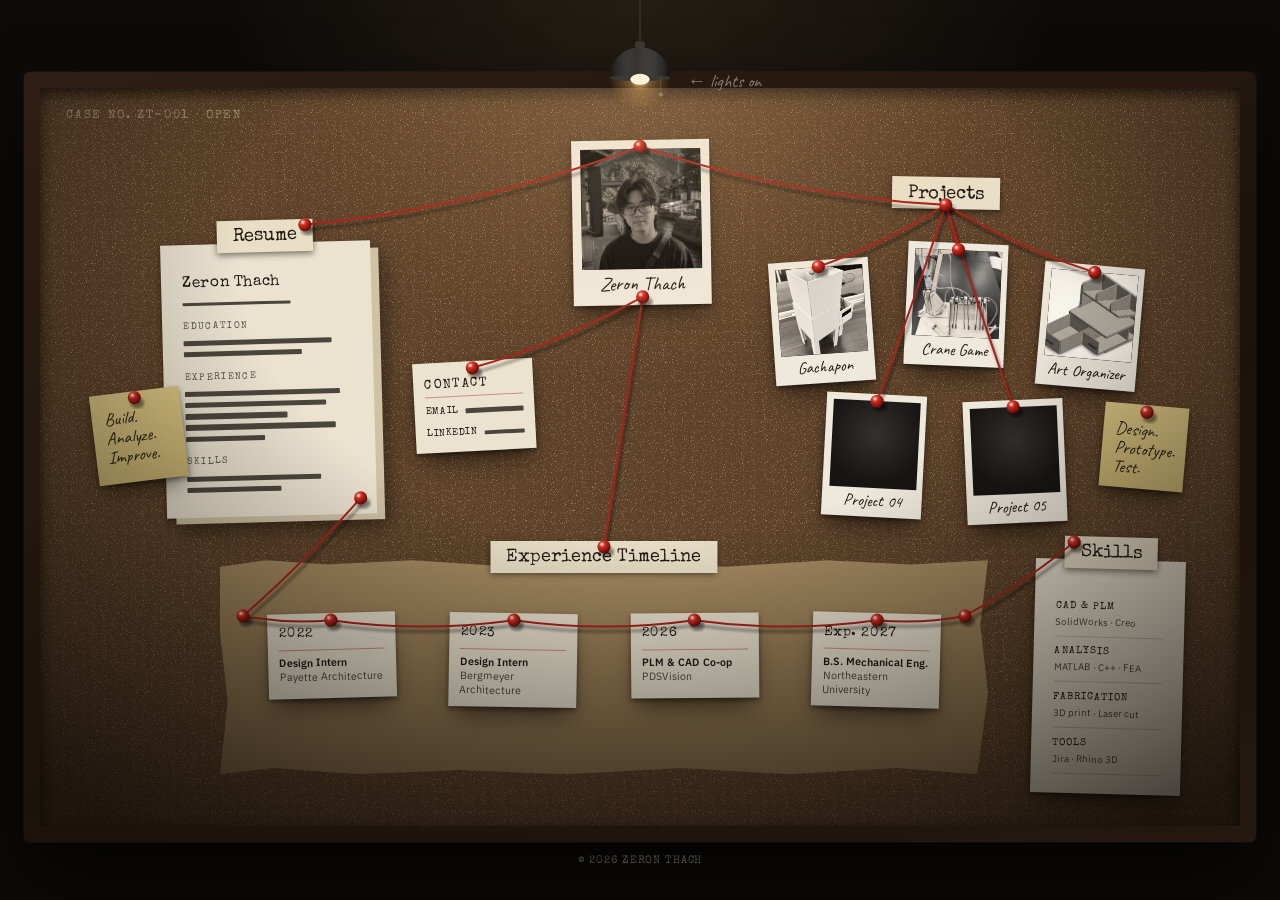
<file: index.html>
<!DOCTYPE html>
<html lang="en" data-page="board">
<head>
  <meta charset="UTF-8">
  <meta name="viewport" content="width=device-width, initial-scale=1">
  <title>Zeron Thach — Case File</title>
  <meta name="description" content="Portfolio of Zeron Thach.">

  <!-- Picks the saved lighting (night board / case report) before the page draws, so it doesn't flash. -->
  <script>
    (function () {
      var d = document.documentElement, t = "dark";
      try { t = localStorage.getItem("theme") || "dark"; } catch (e) {}
      d.dataset.theme = t;
      if (d.dataset.page === "board" &&
          t === "dark" &&
          matchMedia("(min-width: 900px) and (min-height: 520px)").matches) {
        d.classList.add("board-mode");
      }
    })();
  </script>

  <link rel="preconnect" href="https://fonts.googleapis.com">
  <link rel="preconnect" href="https://fonts.gstatic.com" crossorigin>
  <link href="https://fonts.googleapis.com/css2?family=Caveat:wght@500;600&family=IBM+Plex+Sans:ital,wght@0,400;0,500;0,600;1,400&family=Special+Elite&display=swap" rel="stylesheet">
  <link rel="stylesheet" href="css/style.css">
</head>
<body class="page-board">
  <a class="skip-link" href="#case">Skip to the case file</a>

  <header class="masthead">
    <!-- The hanging lamp is the light/dark switch. js/board.js draws it. -->
    <button class="lamp" type="button" aria-pressed="true" aria-label="Desk lamp: switch between the night board and the daylight case report"></button>
  </header>

  <main id="case" class="scene">
    <div class="board">
      <div class="cork">

        <p class="case-no board-only" aria-hidden="true">Case No. ZT-001 · Open</p>

        <!-- ============ SUBJECT (your photo) ============ -->
        <section class="group group--subject" aria-label="Subject">
          <a class="item polaroid polaroid--subject" href="about.html" data-node="subject"
             style="--x:44.25;--y:7;--w:11.5;--r:-1">
            <span class="pin" data-pin="subject-top"></span>
            <span class="photo"><img src="assets/img/me/portrait.webp" alt="" style="object-position: 50% 30%"></span>
            <span class="caption">Zeron Thach</span>
            <span class="pin pin--bottom" data-pin="subject-bottom"></span>
          </a>
          <div class="dossier">
            <p class="kicker">Case report · No. ZT-001</p>
            <h1>Zeron Thach</h1>
            <p class="dossier-line">Mechanical Engineering student at Northeastern University.</p>
            <p class="status">Status: <span>Open</span></p>
          </div>
        </section>

        <!-- ============ RESUME ============ -->
        <section class="group group--resume" aria-labelledby="resume-tag">
          <a class="item sheet sheet--resume" href="resume.html" data-node="resume"
             style="--x:10;--y:21;--w:17.5;--r:-1.5">
            <h2 class="tag" id="resume-tag"><span class="pin" data-pin="resume-tag"></span>Resume</h2>
            <span class="sheet-body" aria-hidden="true">
              <span class="sheet-name">Zeron Thach</span>
              <span class="bar bar--thin" style="--w:64%"></span>
              <span class="sheet-head">Education</span>
              <span class="bar" style="--w:88%"></span>
              <span class="bar" style="--w:70%"></span>
              <span class="sheet-head">Experience</span>
              <span class="bar" style="--w:92%"></span>
              <span class="bar" style="--w:84%"></span>
              <span class="bar" style="--w:61%"></span>
              <span class="bar" style="--w:89%"></span>
              <span class="bar" style="--w:47%"></span>
              <span class="sheet-head">Skills</span>
              <span class="bar" style="--w:80%"></span>
              <span class="bar" style="--w:56%"></span>
            </span>
            <span class="file-cta">Open file</span>
            <span class="pin pin--corner" data-pin="resume-foot"></span>
          </a>
        </section>

        <!-- ============ PROJECTS ============ -->
        <section class="group group--projects" aria-labelledby="projects-tag">
          <h2 class="tag tag--free" id="projects-tag" data-node="projects" style="--x:71;--y:12;--r:1">
            <span class="pin" data-pin="projects-tag"></span>Projects
          </h2>
          <ul class="polaroids" role="list">
            <li style="--x:0;--y:6;--r:-4">
              <a class="item polaroid" href="projects/project-01.html" data-node="p1">
                <span class="pin" data-pin="p1"></span>
                <span class="photo"><img src="assets/img/gachapon/prototype.webp" alt="" loading="lazy"></span>
                <span class="caption">Gachapon</span>
              </a>
            </li>
            <li style="--x:36;--y:0;--r:2.5">
              <a class="item polaroid" href="projects/project-02.html" data-node="p2">
                <span class="pin" data-pin="p2"></span>
                <span class="photo"><img src="assets/img/crane/crane.webp" alt="" loading="lazy"></span>
                <span class="caption">Crane Game</span>
              </a>
            </li>
            <li style="--x:72;--y:8;--r:5">
              <a class="item polaroid" href="projects/project-03.html" data-node="p3">
                <span class="pin" data-pin="p3"></span>
                <span class="photo"><img src="assets/img/organizer/render.webp" alt="" loading="lazy"></span>
                <span class="caption">Art Organizer</span>
              </a>
            </li>
            <li style="--x:14;--y:54;--r:3">
              <a class="item polaroid" href="projects/project-04.html" data-node="p4">
                <span class="pin" data-pin="p4"></span>
                <span class="photo"><!-- <img src="assets/img/project-04.jpg" alt=""> --></span>
                <span class="caption">Project 04</span>
              </a>
            </li>
            <li style="--x:52;--y:56;--r:-2.5">
              <a class="item polaroid" href="projects/project-05.html" data-node="p5">
                <span class="pin" data-pin="p5"></span>
                <span class="photo"><!-- <img src="assets/img/project-05.jpg" alt=""> --></span>
                <span class="caption">Project 05</span>
              </a>
            </li>
          </ul>
        </section>

        <!-- ============ EXPERIENCE TIMELINE ============ -->
        <section class="group group--timeline" aria-labelledby="timeline-tag">
          <div class="strip" data-node="timeline" style="--x:15;--y:64;--w:64">
            <h2 class="tag" id="timeline-tag"><span class="pin" data-pin="timeline-tag"></span>Experience Timeline</h2>
            <span class="pin pin--start" data-pin="tl-start"></span>
            <span class="pin pin--end" data-pin="tl-end"></span>
          </div>
          <ol class="timeline" role="list">
            <li style="--r:-1.5">
              <a class="item card" href="experience/entry-01.html" data-node="t1">
                <span class="pin" data-pin="t1"></span>
                <span class="date">2022</span>
                <span class="card-role">Design Intern</span>
                <span class="card-place">Payette Architecture</span>
              </a>
            </li>
            <li style="--r:1">
              <a class="item card" href="experience/entry-02.html" data-node="t2">
                <span class="pin" data-pin="t2"></span>
                <span class="date">2023</span>
                <span class="card-role">Design Intern</span>
                <span class="card-place">Bergmeyer Architecture</span>
              </a>
            </li>
            <li style="--r:-0.5">
              <a class="item card" href="experience/entry-03.html" data-node="t3">
                <span class="pin" data-pin="t3"></span>
                <span class="date">2026</span>
                <span class="card-role">PLM &amp; CAD Co-op</span>
                <span class="card-place">PDSVision</span>
              </a>
            </li>
            <li style="--r:1.5">
              <a class="item card" href="experience/entry-04.html" data-node="t4">
                <span class="pin" data-pin="t4"></span>
                <span class="date">Exp. 2027</span>
                <span class="card-role">B.S. Mechanical Eng.</span>
                <span class="card-place">Northeastern University</span>
              </a>
            </li>
          </ol>
        </section>

        <!-- ============ SKILLS ============ -->
        <section class="group group--skills" aria-labelledby="skills-tag">
          <a class="item sheet sheet--skills" href="skills.html" data-node="skills"
             style="--x:83;--y:64;--w:12.5;--r:1.5">
            <h2 class="tag" id="skills-tag"><span class="pin" data-pin="skills-tag"></span>Skills</h2>
            <span class="sheet-body" aria-hidden="true">
              <span class="skill"><span class="skill-name">CAD &amp; PLM</span><span class="skill-list">SolidWorks · Creo</span></span>
              <span class="skill"><span class="skill-name">Analysis</span><span class="skill-list">MATLAB · C++ · FEA</span></span>
              <span class="skill"><span class="skill-name">Fabrication</span><span class="skill-list">3D print · Laser cut</span></span>
              <span class="skill"><span class="skill-name">Tools</span><span class="skill-list">Jira · Rhino 3D</span></span>
            </span>
            <span class="file-cta">Open file</span>
          </a>
        </section>

        <!-- ============ CONTACT ============ -->
        <section class="group group--contact" aria-labelledby="contact-tag">
          <a class="item card card--contact" href="contact.html" data-node="contact"
             style="--x:31;--y:37;--w:10;--r:-3">
            <span class="pin" data-pin="contact"></span>
            <h2 class="tag tag--plain" id="contact-tag">Contact</h2>
            <span class="contact-line"><span class="contact-key">Email</span><span class="bar" style="--w:100%"></span></span>
            <span class="contact-line"><span class="contact-key">LinkedIn</span><span class="bar" style="--w:100%"></span></span>
            <span class="file-cta">Open file</span>
          </a>
        </section>

        <!-- ============ Board-only notes (decoration) ============ -->
        <p class="note board-only" aria-hidden="true" style="--x:4.5;--y:41;--w:7.5;--r:-7">
          <span class="pin" data-pin="note-1"></span>Build.<br>Analyze.<br>Improve.
        </p>
        <p class="note board-only" aria-hidden="true" style="--x:88.5;--y:43;--w:7;--r:5">
          <span class="pin" data-pin="note-2"></span>Design.<br>Prototype.<br>Test.
        </p>

      </div>
      <svg class="strings" aria-hidden="true" focusable="false"></svg>
    </div>
  </main>

  <footer class="site-footer">
    <p>© <span data-year>2026</span> Zeron Thach</p>
  </footer>

  <script src="js/board.js" defer></script>
</body>
</html>
</file>
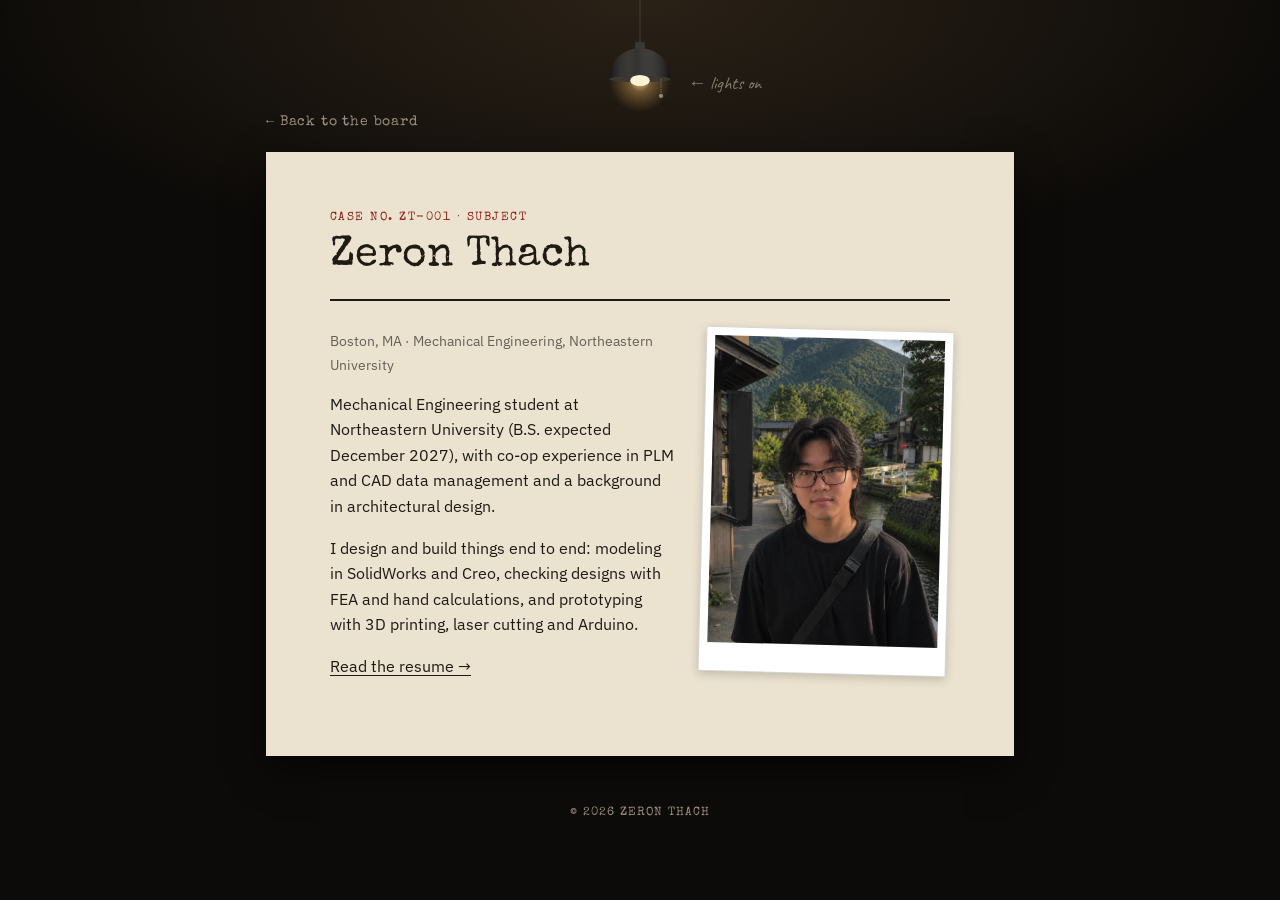
<file: about.html>
<!DOCTYPE html>
<html lang="en">
<head>
  <meta charset="UTF-8">
  <meta name="viewport" content="width=device-width, initial-scale=1">
  <title>Zeron Thach — Zeron Thach</title>
  <meta name="description" content="">
  <script>
    (function () {
      var t = "dark";
      try { t = localStorage.getItem("theme") || "dark"; } catch (e) {}
      document.documentElement.dataset.theme = t;
    })();
  </script>
  <link rel="preconnect" href="https://fonts.googleapis.com">
  <link rel="preconnect" href="https://fonts.gstatic.com" crossorigin>
  <link href="https://fonts.googleapis.com/css2?family=Caveat:wght@500;600&family=IBM+Plex+Sans:ital,wght@0,400;0,500;0,600;1,400&family=Special+Elite&display=swap" rel="stylesheet">
  <link rel="stylesheet" href="css/style.css">
</head>
<body class="page-doc">
  <a class="skip-link" href="#file">Skip to the file</a>

  <header class="masthead">
    <button class="lamp" type="button" aria-pressed="true" aria-label="Desk lamp: switch between night and daylight"></button>
  </header>

  <main id="file" class="doc">
    <p class="back"><a href="index.html">← Back to the board</a></p>

    <article class="paper">
      <header class="doc-head">
        <p class="kicker">Case No. ZT-001 · Subject</p>
        <h1>Zeron Thach</h1>
      </header>

      <!-- ========== Your content goes below this line ========== -->
      <div class="doc-body">
        <img class="about-photo" src="assets/img/me/portrait.webp" width="1086" height="1448"
             alt="Zeron Thach, wearing glasses and a black T-shirt, standing by a canal in a mountain town">

        <p class="meta">Boston, MA · Mechanical Engineering, Northeastern University</p>
        <p>Mechanical Engineering student at Northeastern University (B.S. expected December 2027), with co-op experience in PLM and CAD data management and a background in architectural design.</p>
        <p>I design and build things end to end: modeling in SolidWorks and Creo, checking designs with FEA and hand calculations, and prototyping with 3D printing, laser cutting and Arduino.</p>
        <p><a href="resume.html">Read the resume →</a></p>
      </div>
      <!-- ========== Your content goes above this line ========== -->
    </article>
  </main>

  <footer class="site-footer">
    <p>© <span data-year>2026</span> Zeron Thach</p>
  </footer>

  <script src="js/board.js" defer></script>
</body>
</html>
</file>
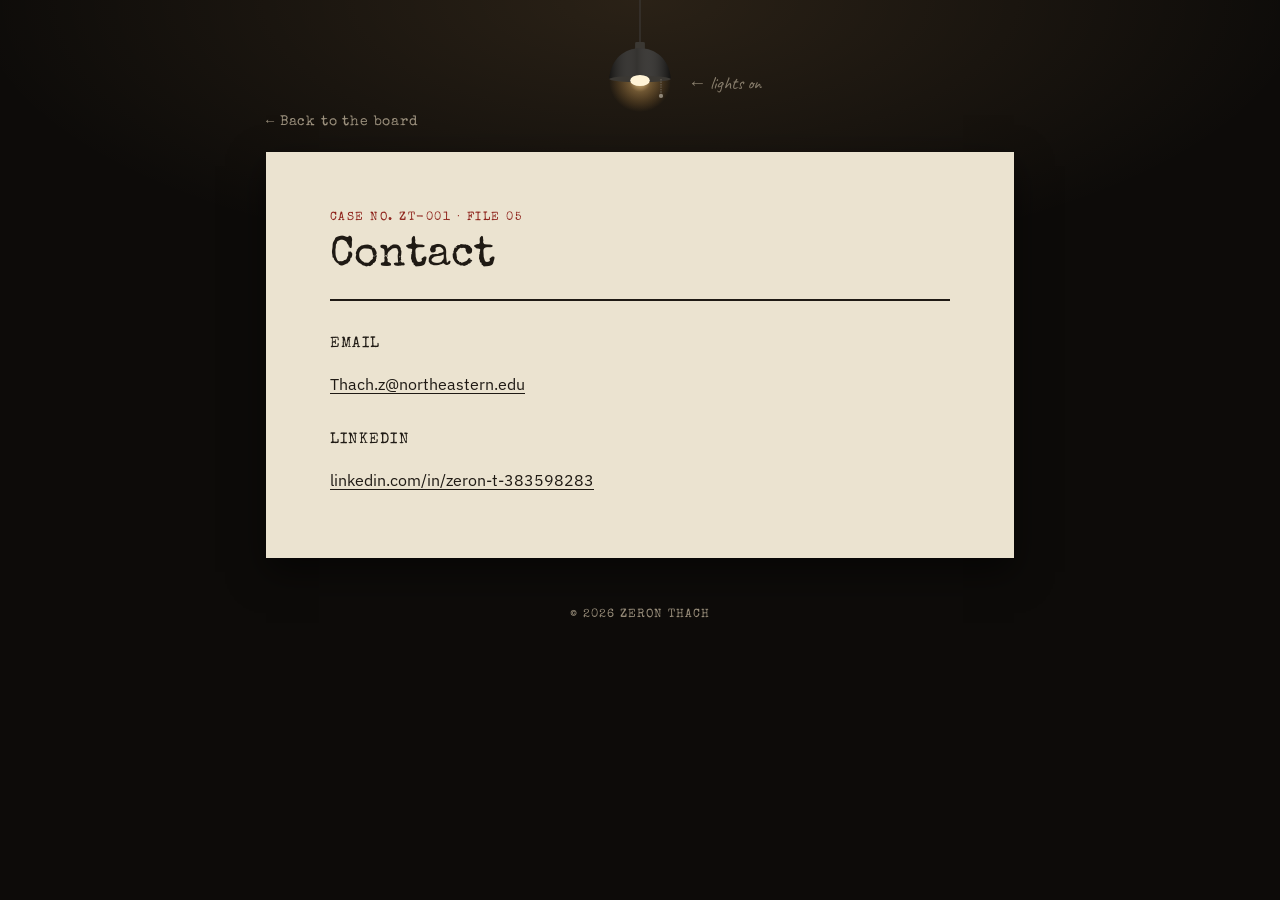
<file: contact.html>
<!DOCTYPE html>
<html lang="en">
<head>
  <meta charset="UTF-8">
  <meta name="viewport" content="width=device-width, initial-scale=1">
  <title>Contact — Zeron Thach</title>
  <meta name="description" content="">
  <script>
    (function () {
      var t = "dark";
      try { t = localStorage.getItem("theme") || "dark"; } catch (e) {}
      document.documentElement.dataset.theme = t;
    })();
  </script>
  <link rel="preconnect" href="https://fonts.googleapis.com">
  <link rel="preconnect" href="https://fonts.gstatic.com" crossorigin>
  <link href="https://fonts.googleapis.com/css2?family=Caveat:wght@500;600&family=IBM+Plex+Sans:ital,wght@0,400;0,500;0,600;1,400&family=Special+Elite&display=swap" rel="stylesheet">
  <link rel="stylesheet" href="css/style.css">
</head>
<body class="page-doc">
  <a class="skip-link" href="#file">Skip to the file</a>

  <header class="masthead">
    <button class="lamp" type="button" aria-pressed="true" aria-label="Desk lamp: switch between night and daylight"></button>
  </header>

  <main id="file" class="doc">
    <p class="back"><a href="index.html">← Back to the board</a></p>

    <article class="paper">
      <header class="doc-head">
        <p class="kicker">Case No. ZT-001 · File 05</p>
        <h1>Contact</h1>
      </header>

      <!-- ========== Your content goes below this line ========== -->
      <div class="doc-body">
        <h2>Email</h2>
        <p><a href="mailto:Thach.z@northeastern.edu">Thach.z@northeastern.edu</a></p>
        <h2>LinkedIn</h2>
        <p><a href="https://www.linkedin.com/in/zeron-t-383598283/">linkedin.com/in/zeron-t-383598283</a></p>
      </div>
      <!-- ========== Your content goes above this line ========== -->
    </article>
  </main>

  <footer class="site-footer">
    <p>© <span data-year>2026</span> Zeron Thach</p>
  </footer>

  <script src="js/board.js" defer></script>
</body>
</html>
</file>
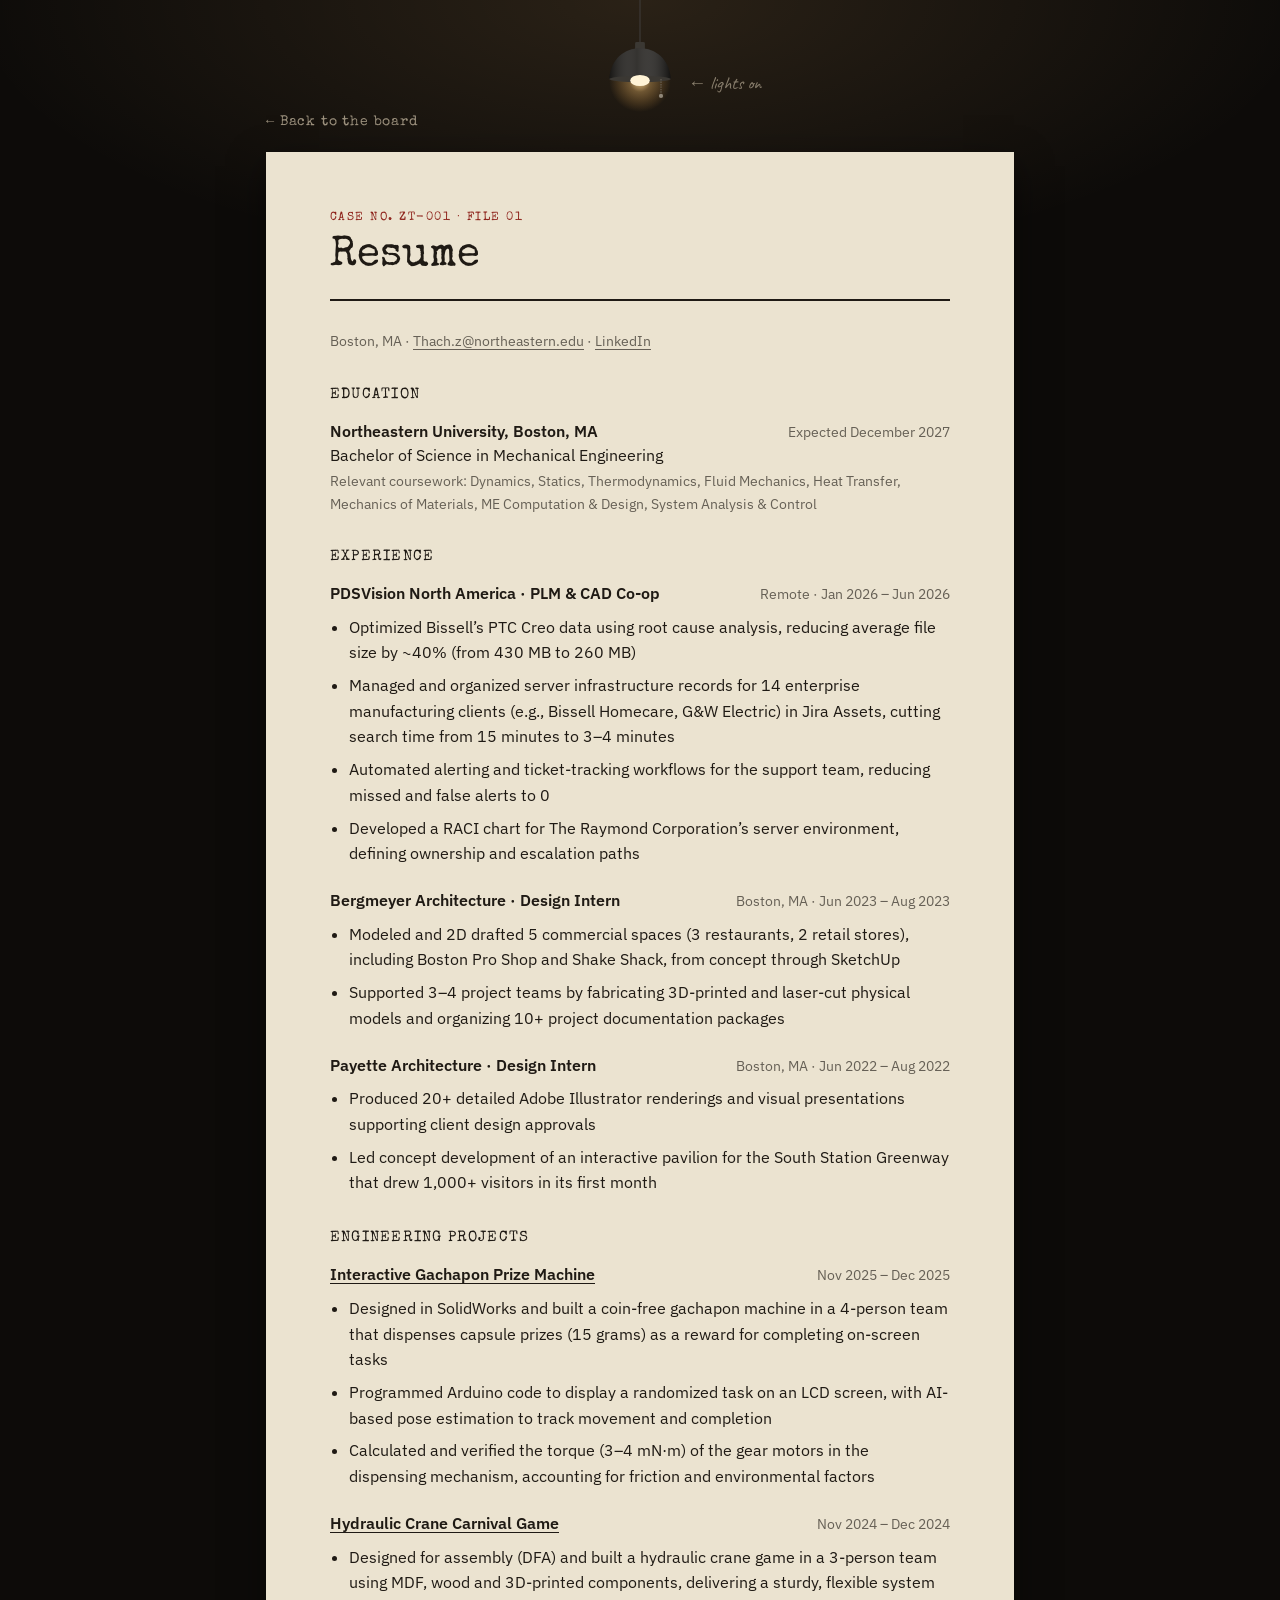
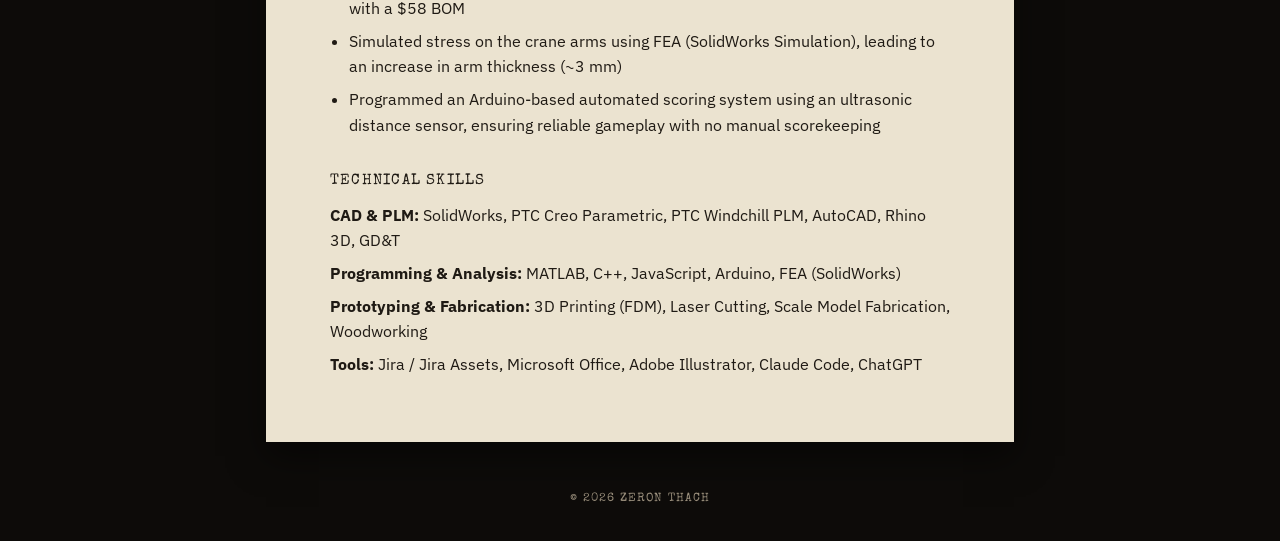
<file: resume.html>
<!DOCTYPE html>
<html lang="en">
<head>
  <meta charset="UTF-8">
  <meta name="viewport" content="width=device-width, initial-scale=1">
  <title>Resume — Zeron Thach</title>
  <meta name="description" content="">
  <script>
    (function () {
      var t = "dark";
      try { t = localStorage.getItem("theme") || "dark"; } catch (e) {}
      document.documentElement.dataset.theme = t;
    })();
  </script>
  <link rel="preconnect" href="https://fonts.googleapis.com">
  <link rel="preconnect" href="https://fonts.gstatic.com" crossorigin>
  <link href="https://fonts.googleapis.com/css2?family=Caveat:wght@500;600&family=IBM+Plex+Sans:ital,wght@0,400;0,500;0,600;1,400&family=Special+Elite&display=swap" rel="stylesheet">
  <link rel="stylesheet" href="css/style.css">
</head>
<body class="page-doc">
  <a class="skip-link" href="#file">Skip to the file</a>

  <header class="masthead">
    <button class="lamp" type="button" aria-pressed="true" aria-label="Desk lamp: switch between night and daylight"></button>
  </header>

  <main id="file" class="doc">
    <p class="back"><a href="index.html">← Back to the board</a></p>

    <article class="paper">
      <header class="doc-head">
        <p class="kicker">Case No. ZT-001 · File 01</p>
        <h1>Resume</h1>
      </header>

      <!-- ========== Your content goes below this line ========== -->
      <div class="doc-body">
        <p class="meta">Boston, MA · <a href="mailto:Thach.z@northeastern.edu">Thach.z@northeastern.edu</a> · <a href="https://www.linkedin.com/in/zeron-t-383598283/">LinkedIn</a></p>
        <!-- To offer a PDF download, put the file at assets/resume.pdf and remove the comment marks:
        <p><a href="assets/resume.pdf">Download the PDF</a></p>
        -->

        <h2>Education</h2>
        <div class="entry">
          <div class="entry-head"><h3>Northeastern University, Boston, MA</h3><span class="meta">Expected December 2027</span></div>
          <p>Bachelor of Science in Mechanical Engineering</p>
          <p class="meta">Relevant coursework: Dynamics, Statics, Thermodynamics, Fluid Mechanics, Heat Transfer, Mechanics of Materials, ME Computation &amp; Design, System Analysis &amp; Control</p>
        </div>

        <h2>Experience</h2>
        <div class="entry">
          <div class="entry-head"><h3>PDSVision North America · PLM &amp; CAD Co-op</h3><span class="meta">Remote · Jan 2026 – Jun 2026</span></div>
          <ul>
          <li>Optimized Bissell’s PTC Creo data using root cause analysis, reducing average file size by ~40% (from 430 MB to 260 MB)</li>
          <li>Managed and organized server infrastructure records for 14 enterprise manufacturing clients (e.g., Bissell Homecare, G&amp;W Electric) in Jira Assets, cutting search time from 15 minutes to 3–4 minutes</li>
          <li>Automated alerting and ticket-tracking workflows for the support team, reducing missed and false alerts to 0</li>
          <li>Developed a RACI chart for The Raymond Corporation’s server environment, defining ownership and escalation paths</li>
          </ul>
        </div>
        <div class="entry">
          <div class="entry-head"><h3>Bergmeyer Architecture · Design Intern</h3><span class="meta">Boston, MA · Jun 2023 – Aug 2023</span></div>
          <ul>
          <li>Modeled and 2D drafted 5 commercial spaces (3 restaurants, 2 retail stores), including Boston Pro Shop and Shake Shack, from concept through SketchUp</li>
          <li>Supported 3–4 project teams by fabricating 3D-printed and laser-cut physical models and organizing 10+ project documentation packages</li>
          </ul>
        </div>
        <div class="entry">
          <div class="entry-head"><h3>Payette Architecture · Design Intern</h3><span class="meta">Boston, MA · Jun 2022 – Aug 2022</span></div>
          <ul>
          <li>Produced 20+ detailed Adobe Illustrator renderings and visual presentations supporting client design approvals</li>
          <li>Led concept development of an interactive pavilion for the South Station Greenway that drew 1,000+ visitors in its first month</li>
          </ul>
        </div>

        <h2>Engineering Projects</h2>
        <div class="entry">
          <div class="entry-head"><h3><a href="projects/project-01.html">Interactive Gachapon Prize Machine</a></h3><span class="meta">Nov 2025 – Dec 2025</span></div>
          <ul>
          <li>Designed in SolidWorks and built a coin-free gachapon machine in a 4-person team that dispenses capsule prizes (15 grams) as a reward for completing on-screen tasks</li>
          <li>Programmed Arduino code to display a randomized task on an LCD screen, with AI-based pose estimation to track movement and completion</li>
          <li>Calculated and verified the torque (3–4 mN·m) of the gear motors in the dispensing mechanism, accounting for friction and environmental factors</li>
          </ul>
        </div>
        <div class="entry">
          <div class="entry-head"><h3><a href="projects/project-02.html">Hydraulic Crane Carnival Game</a></h3><span class="meta">Nov 2024 – Dec 2024</span></div>
          <ul>
          <li>Designed for assembly (DFA) and built a hydraulic crane game in a 3-person team using MDF, wood and 3D-printed components, delivering a sturdy, flexible system with a $58 BOM</li>
          <li>Simulated stress on the crane arms using FEA (SolidWorks Simulation), leading to an increase in arm thickness (~3 mm)</li>
          <li>Programmed an Arduino-based automated scoring system using an ultrasonic distance sensor, ensuring reliable gameplay with no manual scorekeeping</li>
          </ul>
        </div>

        <h2>Technical Skills</h2>
        <ul class="plain">
          <li><strong>CAD &amp; PLM:</strong> SolidWorks, PTC Creo Parametric, PTC Windchill PLM, AutoCAD, Rhino 3D, GD&amp;T</li>
          <li><strong>Programming &amp; Analysis:</strong> MATLAB, C++, JavaScript, Arduino, FEA (SolidWorks)</li>
          <li><strong>Prototyping &amp; Fabrication:</strong> 3D Printing (FDM), Laser Cutting, Scale Model Fabrication, Woodworking</li>
          <li><strong>Tools:</strong> Jira / Jira Assets, Microsoft Office, Adobe Illustrator, Claude Code, ChatGPT</li>
        </ul>
      </div>
      <!-- ========== Your content goes above this line ========== -->
    </article>
  </main>

  <footer class="site-footer">
    <p>© <span data-year>2026</span> Zeron Thach</p>
  </footer>

  <script src="js/board.js" defer></script>
</body>
</html>
</file>
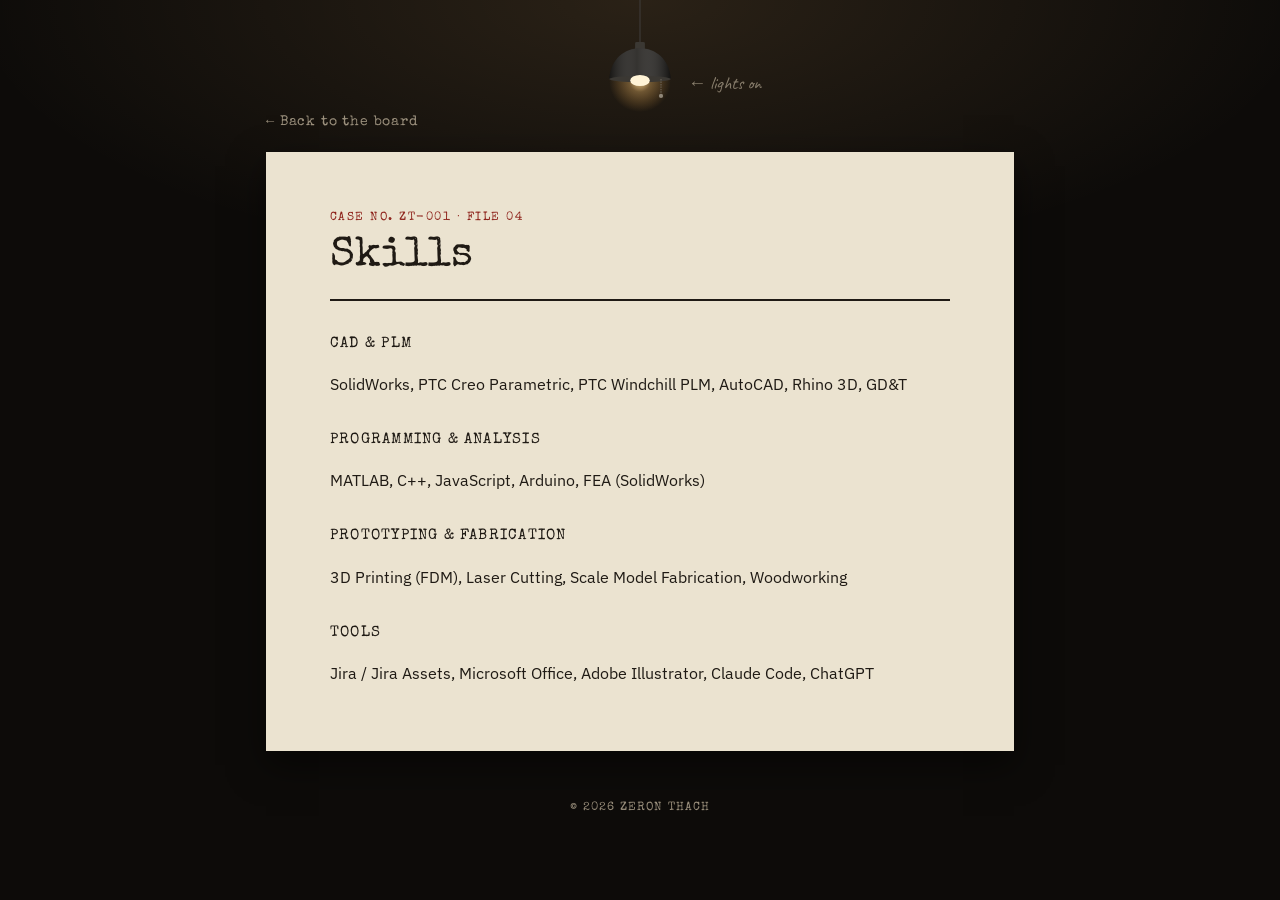
<file: skills.html>
<!DOCTYPE html>
<html lang="en">
<head>
  <meta charset="UTF-8">
  <meta name="viewport" content="width=device-width, initial-scale=1">
  <title>Skills — Zeron Thach</title>
  <meta name="description" content="">
  <script>
    (function () {
      var t = "dark";
      try { t = localStorage.getItem("theme") || "dark"; } catch (e) {}
      document.documentElement.dataset.theme = t;
    })();
  </script>
  <link rel="preconnect" href="https://fonts.googleapis.com">
  <link rel="preconnect" href="https://fonts.gstatic.com" crossorigin>
  <link href="https://fonts.googleapis.com/css2?family=Caveat:wght@500;600&family=IBM+Plex+Sans:ital,wght@0,400;0,500;0,600;1,400&family=Special+Elite&display=swap" rel="stylesheet">
  <link rel="stylesheet" href="css/style.css">
</head>
<body class="page-doc">
  <a class="skip-link" href="#file">Skip to the file</a>

  <header class="masthead">
    <button class="lamp" type="button" aria-pressed="true" aria-label="Desk lamp: switch between night and daylight"></button>
  </header>

  <main id="file" class="doc">
    <p class="back"><a href="index.html">← Back to the board</a></p>

    <article class="paper">
      <header class="doc-head">
        <p class="kicker">Case No. ZT-001 · File 04</p>
        <h1>Skills</h1>
      </header>

      <!-- ========== Your content goes below this line ========== -->
      <div class="doc-body">
        <h2>CAD &amp; PLM</h2>
        <p>SolidWorks, PTC Creo Parametric, PTC Windchill PLM, AutoCAD, Rhino 3D, GD&amp;T</p>
        <h2>Programming &amp; Analysis</h2>
        <p>MATLAB, C++, JavaScript, Arduino, FEA (SolidWorks)</p>
        <h2>Prototyping &amp; Fabrication</h2>
        <p>3D Printing (FDM), Laser Cutting, Scale Model Fabrication, Woodworking</p>
        <h2>Tools</h2>
        <p>Jira / Jira Assets, Microsoft Office, Adobe Illustrator, Claude Code, ChatGPT</p>
      </div>
      <!-- ========== Your content goes above this line ========== -->
    </article>
  </main>

  <footer class="site-footer">
    <p>© <span data-year>2026</span> Zeron Thach</p>
  </footer>

  <script src="js/board.js" defer></script>
</body>
</html>
</file>
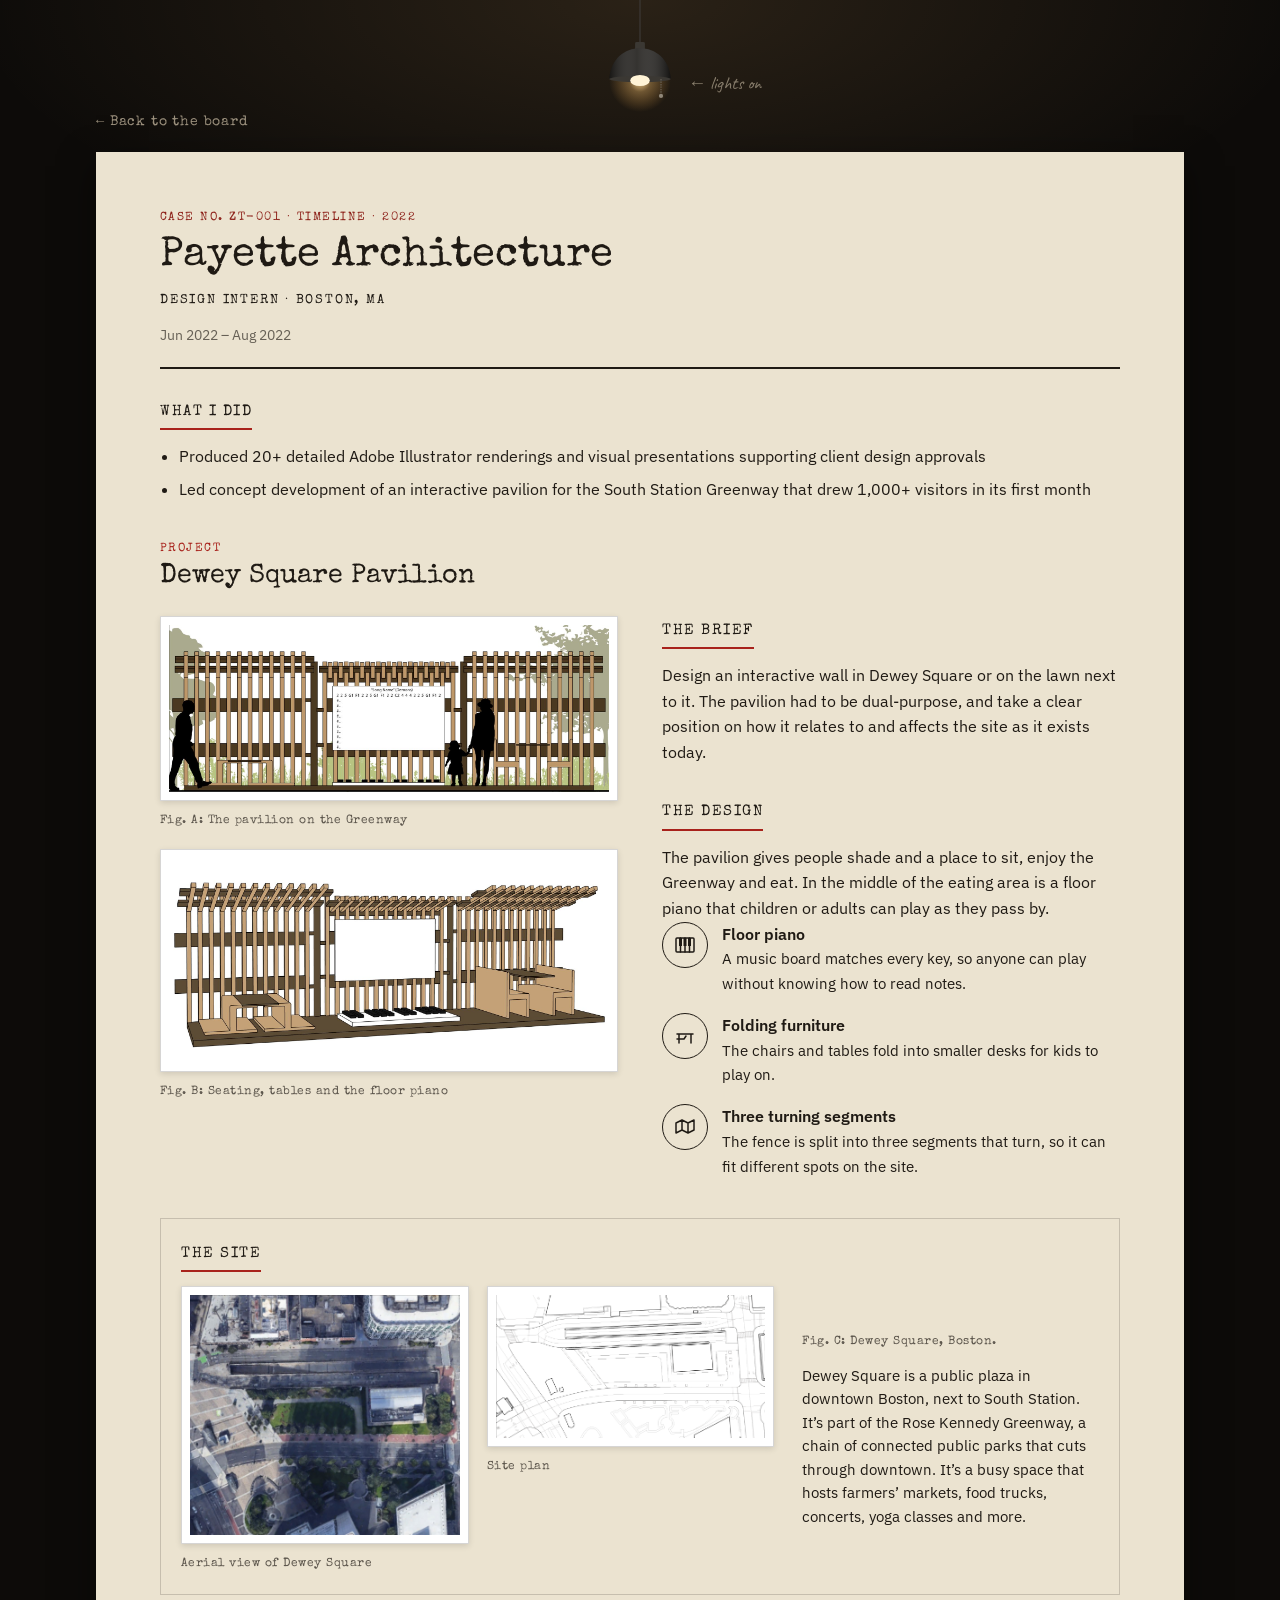
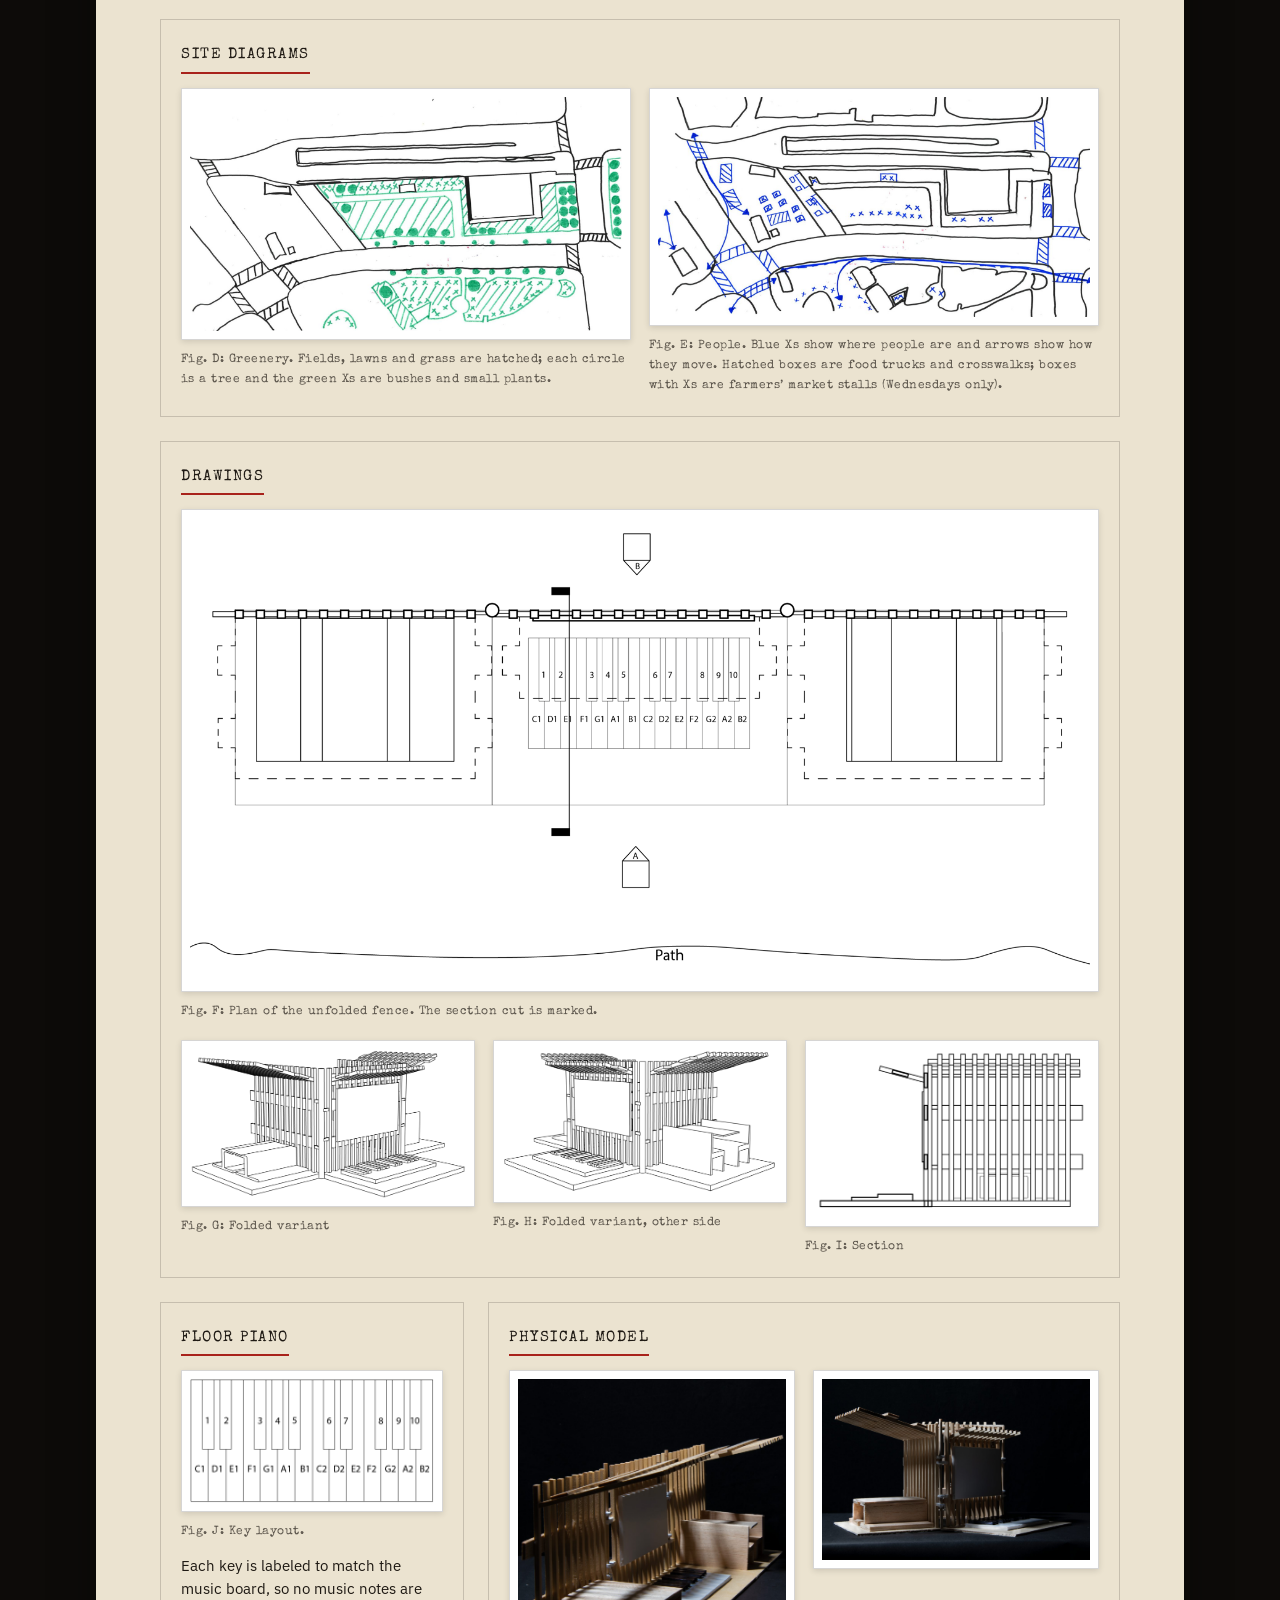
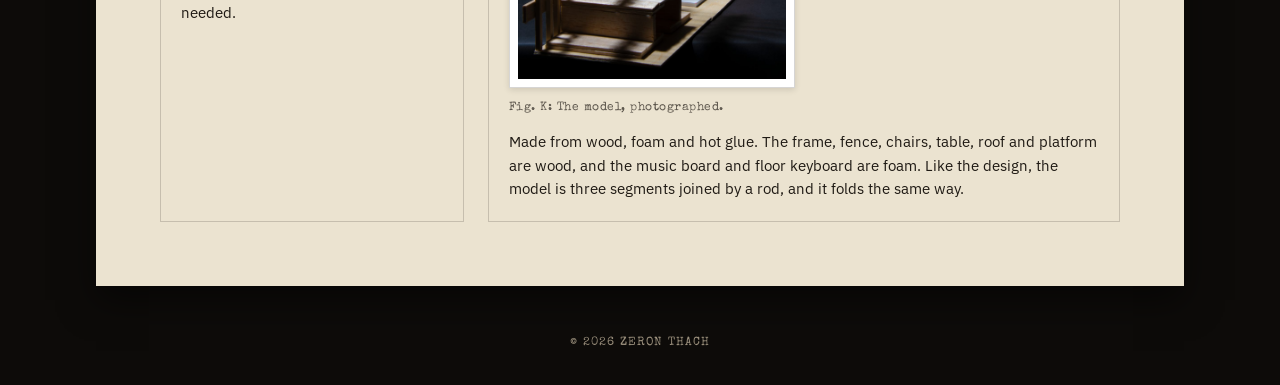
<file: experience/entry-01.html>
<!DOCTYPE html>
<html lang="en">
<head>
  <meta charset="UTF-8">
  <meta name="viewport" content="width=device-width, initial-scale=1">
  <title>Payette Architecture — Zeron Thach</title>
  <meta name="description" content="Design internship at Payette, including the Dewey Square Pavilion: an interactive, folding pavilion for the Rose Kennedy Greenway in Boston.">
  <script>
    (function () {
      var t = "dark";
      try { t = localStorage.getItem("theme") || "dark"; } catch (e) {}
      document.documentElement.dataset.theme = t;
    })();
  </script>
  <link rel="preconnect" href="https://fonts.googleapis.com">
  <link rel="preconnect" href="https://fonts.gstatic.com" crossorigin>
  <link href="https://fonts.googleapis.com/css2?family=Caveat:wght@500;600&family=IBM+Plex+Sans:ital,wght@0,400;0,500;0,600;1,400&family=Special+Elite&display=swap" rel="stylesheet">
  <link rel="stylesheet" href="../css/style.css">
</head>
<body class="page-doc">
  <a class="skip-link" href="#file">Skip to the file</a>

  <header class="masthead">
    <button class="lamp" type="button" aria-pressed="true" aria-label="Desk lamp: switch between night and daylight"></button>
  </header>

  <main id="file" class="doc doc--wide">
    <p class="back"><a href="../index.html">← Back to the board</a></p>

    <article class="paper exhibit">

      <!-- ===================== TITLE ===================== -->
      <header class="doc-head">
        <p class="kicker">Case No. ZT-001 · Timeline · 2022</p>
        <h1>Payette Architecture</h1>
        <p class="exhibit-tags">Design Intern · Boston, MA</p>
        <p class="exhibit-meta">Jun 2022 – Aug 2022</p>
      </header>

      <!-- ===================== WHAT I DID (from the resume) ===================== -->
      <section class="job-summary">
        <h2 class="exhibit-label">What I did</h2>
        <ul class="bullets">
          <li>Produced 20+ detailed Adobe Illustrator renderings and visual presentations supporting client design approvals</li>
          <li>Led concept development of an interactive pavilion for the South Station Greenway that drew 1,000+ visitors in its first month</li>
        </ul>
      </section>

      <h2 class="exhibit-project"><small>Project</small>Dewey Square Pavilion</h2>

      <div class="exhibit-top">

        <!-- ===================== MAIN PICTURE ===================== -->
        <figure class="exhibit-fig exhibit-hero">
          <a href="../assets/img/payette/render-people.jpg">
            <img src="../assets/img/payette/render-people.jpg" width="1600" height="609"
                 alt="Rendered elevation of the pavilion: a slatted wooden fence in three segments with a roof, a music board in the middle and people walking past">
          </a>
          <figcaption>Fig. A: The pavilion on the Greenway</figcaption>
          <a href="../assets/img/payette/render.jpg" class="hero-second">
            <img src="../assets/img/payette/render.jpg" width="1600" height="745" loading="lazy"
                 alt="Rendered view of the pavilion showing the seating, tables and the floor piano in the middle">
          </a>
          <figcaption>Fig. B: Seating, tables and the floor piano</figcaption>
        </figure>

        <div class="exhibit-side">

          <!-- ===================== THE BRIEF ===================== -->
          <section>
            <h2 class="exhibit-label">The brief</h2>
            <p>Design an interactive wall in Dewey Square or on the lawn next to it. The pavilion had to be dual-purpose, and take a clear position on how it relates to and affects the site as it exists today.</p>
          </section>

          <!-- ===================== THE DESIGN ===================== -->
          <section>
            <h2 class="exhibit-label">The design</h2>
            <p>The pavilion gives people shade and a place to sit, enjoy the Greenway and eat. In the middle of the eating area is a floor piano that children or adults can play as they pass by.</p>
            <ul class="steps steps--plain">
              <li>
                <span class="icon" aria-hidden="true">
                  <svg viewBox="0 0 24 24"><rect x="3" y="5" width="18" height="14" rx="1"/><path d="M7.5 5v14M12 5v14M16.5 5v14"/><path d="M6 5h3v8H6zM10.5 5h3v8h-3zM15 5h3v8h-3z" class="dot"/></svg>
                </span>
                <div>
                  <h3>Floor piano</h3>
                  <p>A music board matches every key, so anyone can play without knowing how to read notes.</p>
                </div>
              </li>
              <li>
                <span class="icon" aria-hidden="true">
                  <svg viewBox="0 0 24 24"><path d="M4 10h16M6 10v9M18 10v9M4 15h7l2-3"/></svg>
                </span>
                <div>
                  <h3>Folding furniture</h3>
                  <p>The chairs and tables fold into smaller desks for kids to play on.</p>
                </div>
              </li>
              <li>
                <span class="icon" aria-hidden="true">
                  <svg viewBox="0 0 24 24"><path d="M3 18l6-3V5L3 8zM9 15l6 3V8L9 5M15 18l6-3V5l-6 3"/></svg>
                </span>
                <div>
                  <h3>Three turning segments</h3>
                  <p>The fence is split into three segments that turn, so it can fit different spots on the site.</p>
                </div>
              </li>
            </ul>
          </section>
        </div>
      </div>

      <div class="exhibit-bottom">

        <!-- ===================== THE SITE ===================== -->
        <section class="panel panel--wide">
          <h2 class="exhibit-label">The site</h2>
          <div class="panel-split">
            <div class="fig-grid">
              <figure class="exhibit-fig">
                <a href="../assets/img/payette/site-aerial.jpg">
                  <img src="../assets/img/payette/site-aerial.jpg" width="1200" height="1069" loading="lazy"
                       alt="Aerial photo of Dewey Square in downtown Boston, next to South Station">
                </a>
                <figcaption>Aerial view of Dewey Square</figcaption>
              </figure>
              <figure class="exhibit-fig">
                <a href="../assets/img/payette/site-plan.png">
                  <img src="../assets/img/payette/site-plan.png" width="1221" height="646" loading="lazy"
                       alt="Line drawing site plan of Dewey Square and the surrounding streets">
                </a>
                <figcaption>Site plan</figcaption>
              </figure>
            </div>
            <div>
              <p class="panel-note">Fig. C: Dewey Square, Boston.</p>
              <p class="panel-text">Dewey Square is a public plaza in downtown Boston, next to South Station. It’s part of the Rose Kennedy Greenway, a chain of connected public parks that cuts through downtown. It’s a busy space that hosts farmers’ markets, food trucks, concerts, yoga classes and more.</p>
            </div>
          </div>
        </section>

        <!-- ===================== SITE DIAGRAMS ===================== -->
        <section class="panel panel--wide">
          <h2 class="exhibit-label">Site diagrams</h2>
          <div class="fig-grid">
            <figure class="exhibit-fig">
              <a href="../assets/img/payette/diagram-green.jpg">
                <img src="../assets/img/payette/diagram-green.jpg" width="1400" height="759" loading="lazy"
                     alt="Hand-drawn site diagram with lawns hatched in green, trees as circles and bushes as green Xs">
              </a>
              <figcaption>Fig. D: Greenery. Fields, lawns and grass are hatched; each circle is a tree and the green Xs are bushes and small plants.</figcaption>
            </figure>
            <figure class="exhibit-fig">
              <a href="../assets/img/payette/diagram-people.jpg">
                <img src="../assets/img/payette/diagram-people.jpg" width="1400" height="714" loading="lazy"
                     alt="Hand-drawn site diagram with people as blue Xs, arrows for movement, and blue boxes for food trucks, crosswalks and market stalls">
              </a>
              <figcaption>Fig. E: People. Blue Xs show where people are and arrows show how they move. Hatched boxes are food trucks and crosswalks; boxes with Xs are farmers’ market stalls (Wednesdays only).</figcaption>
            </figure>
          </div>
        </section>

        <!-- ===================== DRAWINGS ===================== -->
        <section class="panel panel--wide">
          <h2 class="exhibit-label">Drawings</h2>
          <div class="fig-grid fig-grid--3">
            <figure class="exhibit-fig span-all">
              <a href="../assets/img/payette/plan.png">
                <img src="../assets/img/payette/plan.png" width="1600" height="827" loading="lazy"
                     alt="Plan drawing of the unfolded pavilion, with the section cut marked">
              </a>
              <figcaption>Fig. F: Plan of the unfolded fence. The section cut is marked.</figcaption>
            </figure>
            <figure class="exhibit-fig">
              <a href="../assets/img/payette/elevation-1.png">
                <img src="../assets/img/payette/elevation-1.png" width="1400" height="754" loading="lazy"
                     alt="Line drawing of the folded pavilion from one side">
              </a>
              <figcaption>Fig. G: Folded variant</figcaption>
            </figure>
            <figure class="exhibit-fig">
              <a href="../assets/img/payette/elevation-2.png">
                <img src="../assets/img/payette/elevation-2.png" width="1400" height="733" loading="lazy"
                     alt="Line drawing of the folded pavilion from the other side, showing the seating and floor piano">
              </a>
              <figcaption>Fig. H: Folded variant, other side</figcaption>
            </figure>
            <figure class="exhibit-fig">
              <a href="../assets/img/payette/section-1.png">
                <img src="../assets/img/payette/section-1.png" width="1200" height="734" loading="lazy"
                     alt="Section drawing through the pavilion with the slatted fence behind">
              </a>
              <figcaption>Fig. I: Section</figcaption>
            </figure>
          </div>
        </section>

        <!-- ===================== FLOOR PIANO ===================== -->
        <section class="panel">
          <h2 class="exhibit-label">Floor piano</h2>
          <figure class="exhibit-fig">
            <a href="../assets/img/payette/piano-keys.png">
              <img src="../assets/img/payette/piano-keys.png" width="996" height="504" loading="lazy"
                   alt="Diagram of the piano keys: white keys labeled C1 to B2 and black keys numbered 1 to 10">
            </a>
          </figure>
          <p class="panel-note">Fig. J: Key layout.</p>
          <p class="panel-text">Each key is labeled to match the music board, so no music notes are needed.</p>
        </section>

        <!-- ===================== MODEL ===================== -->
        <section class="panel panel--span2">
          <h2 class="exhibit-label">Physical model</h2>
          <div class="fig-grid">
            <figure class="exhibit-fig">
              <a href="../assets/img/payette/model-1.jpg">
                <img src="../assets/img/payette/model-1.jpg" width="1200" height="1343" loading="lazy"
                     alt="Photo of the wooden pavilion model against a black background">
              </a>
            </figure>
            <figure class="exhibit-fig">
              <a href="../assets/img/payette/model-2.jpg">
                <img src="../assets/img/payette/model-2.jpg" width="1400" height="945" loading="lazy"
                     alt="Photo of the model from another angle, showing the roof and the folding segments">
              </a>
            </figure>
          </div>
          <p class="panel-note">Fig. K: The model, photographed.</p>
          <p class="panel-text">Made from wood, foam and hot glue. The frame, fence, chairs, table, roof and platform are wood, and the music board and floor keyboard are foam. Like the design, the model is three segments joined by a rod, and it folds the same way.</p>
        </section>
      </div>

    </article>
  </main>

  <footer class="site-footer">
    <p>© <span data-year>2026</span> Zeron Thach</p>
  </footer>

  <script src="../js/board.js" defer></script>
</body>
</html>
</file>
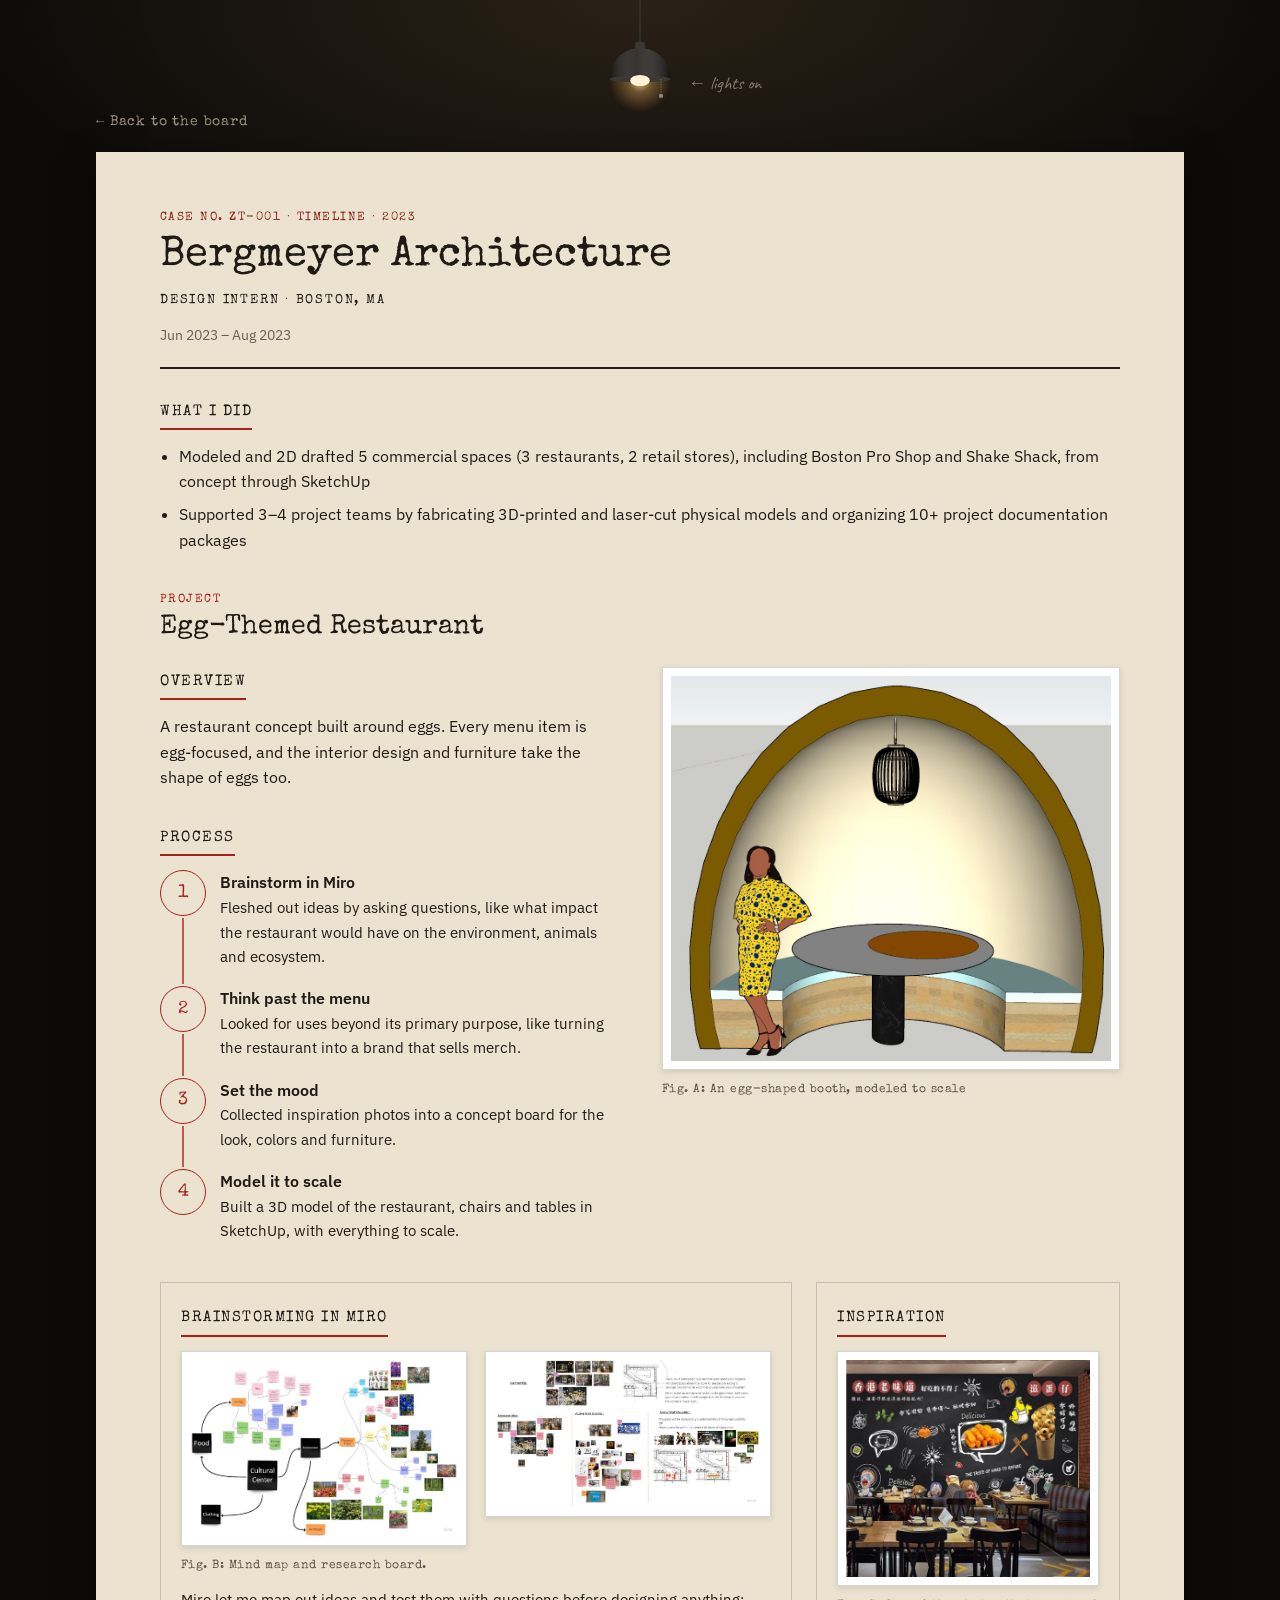
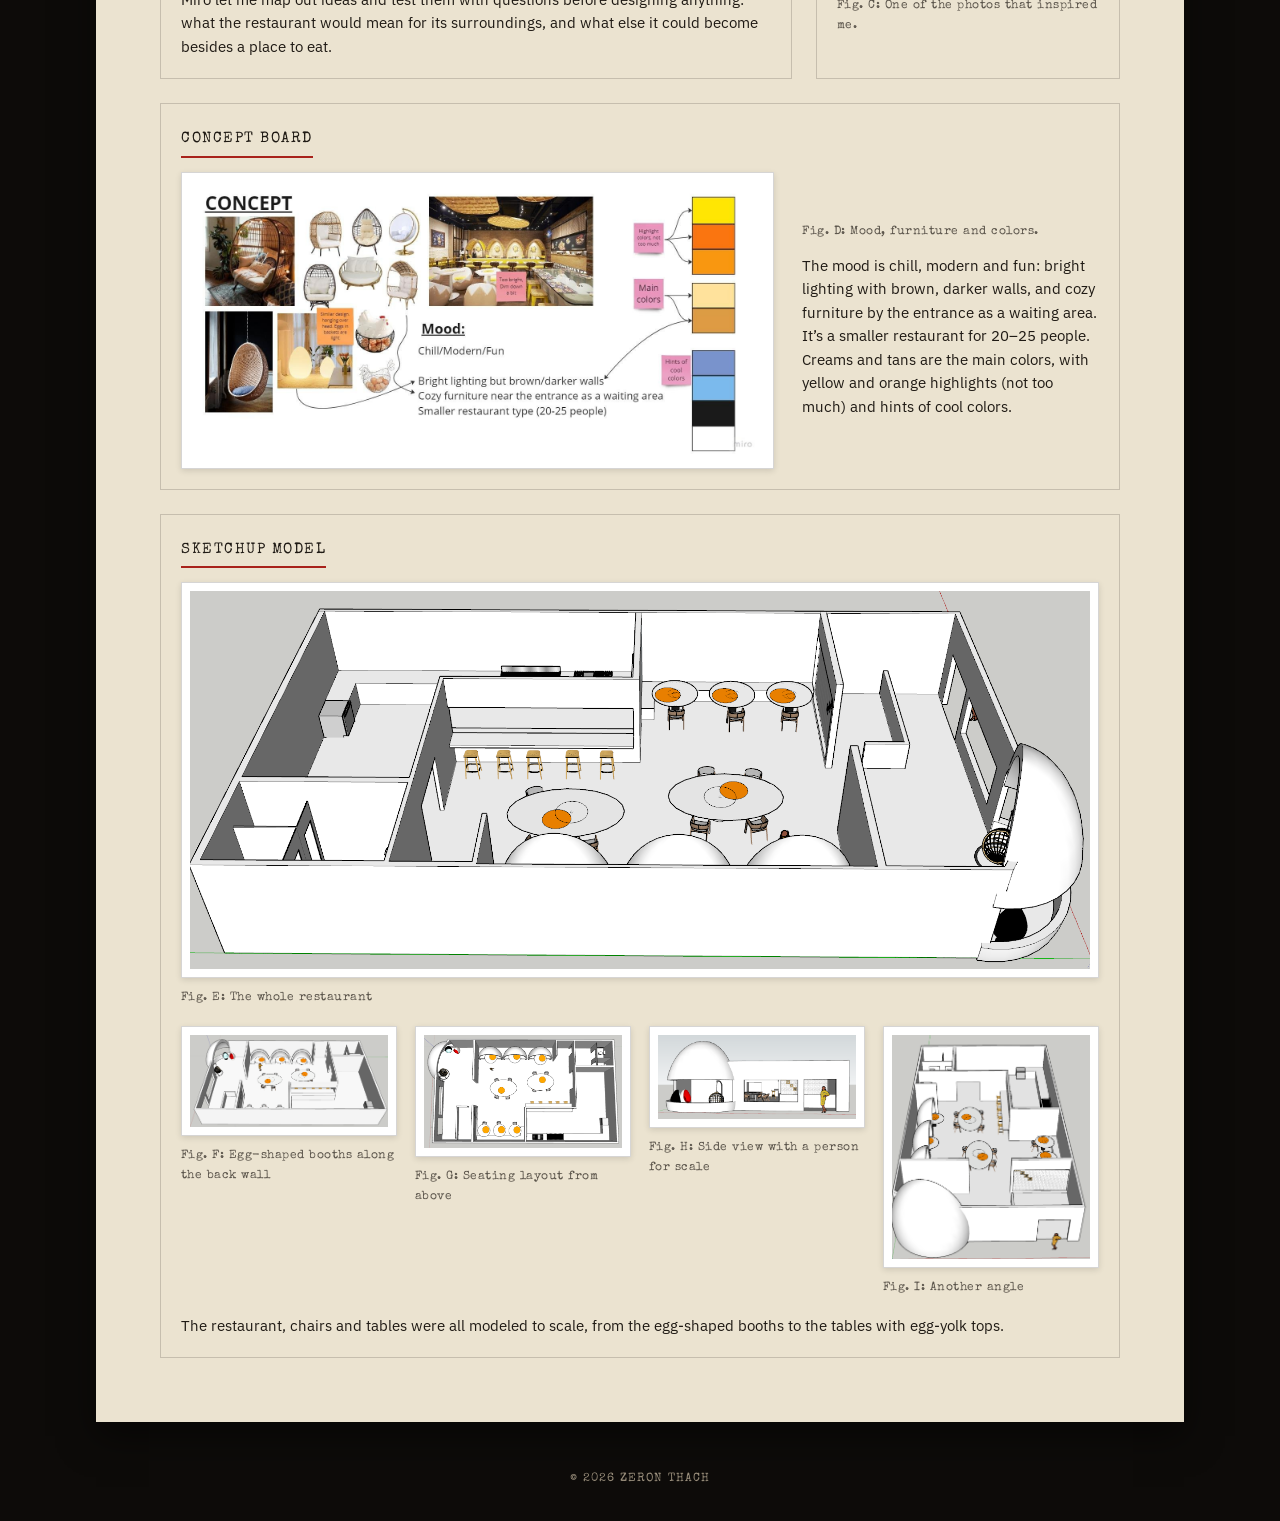
<file: experience/entry-02.html>
<!DOCTYPE html>
<html lang="en">
<head>
  <meta charset="UTF-8">
  <meta name="viewport" content="width=device-width, initial-scale=1">
  <title>Bergmeyer Architecture — Zeron Thach</title>
  <meta name="description" content="Design internship at Bergmeyer, including an egg-themed restaurant concept brainstormed in Miro and modeled to scale in SketchUp.">
  <script>
    (function () {
      var t = "dark";
      try { t = localStorage.getItem("theme") || "dark"; } catch (e) {}
      document.documentElement.dataset.theme = t;
    })();
  </script>
  <link rel="preconnect" href="https://fonts.googleapis.com">
  <link rel="preconnect" href="https://fonts.gstatic.com" crossorigin>
  <link href="https://fonts.googleapis.com/css2?family=Caveat:wght@500;600&family=IBM+Plex+Sans:ital,wght@0,400;0,500;0,600;1,400&family=Special+Elite&display=swap" rel="stylesheet">
  <link rel="stylesheet" href="../css/style.css">
</head>
<body class="page-doc">
  <a class="skip-link" href="#file">Skip to the file</a>

  <header class="masthead">
    <button class="lamp" type="button" aria-pressed="true" aria-label="Desk lamp: switch between night and daylight"></button>
  </header>

  <main id="file" class="doc doc--wide">
    <p class="back"><a href="../index.html">← Back to the board</a></p>

    <article class="paper exhibit">

      <!-- ===================== TITLE ===================== -->
      <header class="doc-head">
        <p class="kicker">Case No. ZT-001 · Timeline · 2023</p>
        <h1>Bergmeyer Architecture</h1>
        <p class="exhibit-tags">Design Intern · Boston, MA</p>
        <p class="exhibit-meta">Jun 2023 – Aug 2023</p>
      </header>

      <!-- ===================== WHAT I DID (from the resume) ===================== -->
      <section class="job-summary">
        <h2 class="exhibit-label">What I did</h2>
        <ul class="bullets">
          <li>Modeled and 2D drafted 5 commercial spaces (3 restaurants, 2 retail stores), including Boston Pro Shop and Shake Shack, from concept through SketchUp</li>
          <li>Supported 3–4 project teams by fabricating 3D-printed and laser-cut physical models and organizing 10+ project documentation packages</li>
        </ul>
      </section>

      <h2 class="exhibit-project"><small>Project</small>Egg-Themed Restaurant</h2>

      <!-- The "flip" class puts the picture on the right on wide screens -->
      <div class="exhibit-top exhibit-top--flip">

        <!-- ===================== MAIN PICTURE ===================== -->
        <figure class="exhibit-fig exhibit-hero">
          <a href="../assets/img/bergmeyer/egg-booth.jpg">
            <img src="../assets/img/bergmeyer/egg-booth.jpg" width="1012" height="886"
                 alt="SketchUp model of an egg-shaped booth with a round table, curved bench and hanging lamp, with a person standing inside for scale">
          </a>
          <figcaption>Fig. A: An egg-shaped booth, modeled to scale</figcaption>
        </figure>

        <div class="exhibit-side">

          <!-- ===================== OVERVIEW ===================== -->
          <section>
            <h2 class="exhibit-label">Overview</h2>
            <p>A restaurant concept built around eggs. Every menu item is egg-focused, and the interior design and furniture take the shape of eggs too.</p>
          </section>

          <!-- ===================== PROCESS ===================== -->
          <section>
            <h2 class="exhibit-label">Process</h2>
            <ol class="steps steps--numbered">
              <li>
                <span class="icon" aria-hidden="true">1</span>
                <div>
                  <h3>Brainstorm in Miro</h3>
                  <p>Fleshed out ideas by asking questions, like what impact the restaurant would have on the environment, animals and ecosystem.</p>
                </div>
              </li>
              <li>
                <span class="icon" aria-hidden="true">2</span>
                <div>
                  <h3>Think past the menu</h3>
                  <p>Looked for uses beyond its primary purpose, like turning the restaurant into a brand that sells merch.</p>
                </div>
              </li>
              <li>
                <span class="icon" aria-hidden="true">3</span>
                <div>
                  <h3>Set the mood</h3>
                  <p>Collected inspiration photos into a concept board for the look, colors and furniture.</p>
                </div>
              </li>
              <li>
                <span class="icon" aria-hidden="true">4</span>
                <div>
                  <h3>Model it to scale</h3>
                  <p>Built a 3D model of the restaurant, chairs and tables in SketchUp, with everything to scale.</p>
                </div>
              </li>
            </ol>
          </section>
        </div>
      </div>

      <div class="exhibit-bottom">

        <!-- ===================== MIRO ===================== -->
        <section class="panel panel--span2">
          <h2 class="exhibit-label">Brainstorming in Miro</h2>
          <div class="fig-grid">
            <figure class="exhibit-fig">
              <a href="../assets/img/bergmeyer/miro-map.jpg">
                <img src="../assets/img/bergmeyer/miro-map.jpg" width="1229" height="813" loading="lazy"
                     alt="Miro mind map branching from Food, Cultural Center and Clothing into sticky notes and photos">
              </a>
            </figure>
            <figure class="exhibit-fig">
              <a href="../assets/img/bergmeyer/miro-board.jpg">
                <img src="../assets/img/bergmeyer/miro-board.jpg" width="1345" height="743" loading="lazy"
                     alt="Miro research board with groups of reference photos and notes">
              </a>
            </figure>
          </div>
          <p class="panel-note">Fig. B: Mind map and research board.</p>
          <p class="panel-text">Miro let me map out ideas and test them with questions before designing anything: what the restaurant would mean for its surroundings, and what else it could become besides a place to eat.</p>
        </section>

        <!-- ===================== INSPIRATION ===================== -->
        <section class="panel">
          <h2 class="exhibit-label">Inspiration</h2>
          <figure class="exhibit-fig">
            <a href="../assets/img/bergmeyer/inspiration.jpg">
              <img src="../assets/img/bergmeyer/inspiration.jpg" width="1060" height="942" loading="lazy"
                   alt="Photo of a casual restaurant interior with a chalkboard wall covered in food drawings">
            </a>
          </figure>
          <p class="panel-note">Fig. C: One of the photos that inspired me.</p>
        </section>

        <!-- ===================== CONCEPT BOARD ===================== -->
        <section class="panel panel--wide">
          <h2 class="exhibit-label">Concept board</h2>
          <div class="panel-split">
            <figure class="exhibit-fig">
              <a href="../assets/img/bergmeyer/concept.jpg">
                <img src="../assets/img/bergmeyer/concept.jpg" width="1434" height="696" loading="lazy"
                     alt="Concept board with egg-shaped chairs, egg lamps, an egg-themed restaurant interior, notes on the mood and a color palette of yellows, oranges, creams, blues, black and white">
              </a>
            </figure>
            <div>
              <p class="panel-note">Fig. D: Mood, furniture and colors.</p>
              <p class="panel-text">The mood is chill, modern and fun: bright lighting with brown, darker walls, and cozy furniture by the entrance as a waiting area. It’s a smaller restaurant for 20–25 people. Creams and tans are the main colors, with yellow and orange highlights (not too much) and hints of cool colors.</p>
            </div>
          </div>
        </section>

        <!-- ===================== SKETCHUP MODEL ===================== -->
        <section class="panel panel--wide">
          <h2 class="exhibit-label">SketchUp model</h2>
          <div class="fig-grid fig-grid--4">
            <figure class="exhibit-fig span-all">
              <a href="../assets/img/bergmeyer/model-1.png">
                <img src="../assets/img/bergmeyer/model-1.png" width="1742" height="732" loading="lazy"
                     alt="SketchUp model of the whole restaurant with round tables, egg-shaped booths and an egg-shaped dome at one end">
              </a>
              <figcaption>Fig. E: The whole restaurant</figcaption>
            </figure>
            <figure class="exhibit-fig">
              <a href="../assets/img/bergmeyer/model-2.png">
                <img src="../assets/img/bergmeyer/model-2.png" width="1845" height="853" loading="lazy"
                     alt="SketchUp model from above, showing egg-shaped booths along the back wall and tables with egg-yolk tops">
              </a>
              <figcaption>Fig. F: Egg-shaped booths along the back wall</figcaption>
            </figure>
            <figure class="exhibit-fig">
              <a href="../assets/img/bergmeyer/model-plan.png">
                <img src="../assets/img/bergmeyer/model-plan.png" width="1569" height="891" loading="lazy"
                     alt="Top-down view of the model showing the seating layout">
              </a>
              <figcaption>Fig. G: Seating layout from above</figcaption>
            </figure>
            <figure class="exhibit-fig">
              <a href="../assets/img/bergmeyer/model-elevation.png">
                <img src="../assets/img/bergmeyer/model-elevation.png" width="1339" height="564" loading="lazy"
                     alt="Side view of the model with the egg-shaped dome, egg chairs and a person for scale">
              </a>
              <figcaption>Fig. H: Side view with a person for scale</figcaption>
            </figure>
            <figure class="exhibit-fig">
              <a href="../assets/img/bergmeyer/model-3.png">
                <img src="../assets/img/bergmeyer/model-3.png" width="821" height="926" loading="lazy"
                     alt="Angled view into the model from one corner">
              </a>
              <figcaption>Fig. I: Another angle</figcaption>
            </figure>
          </div>
          <p class="panel-text">The restaurant, chairs and tables were all modeled to scale, from the egg-shaped booths to the tables with egg-yolk tops.</p>
        </section>
      </div>

    </article>
  </main>

  <footer class="site-footer">
    <p>© <span data-year>2026</span> Zeron Thach</p>
  </footer>

  <script src="../js/board.js" defer></script>
</body>
</html>
</file>
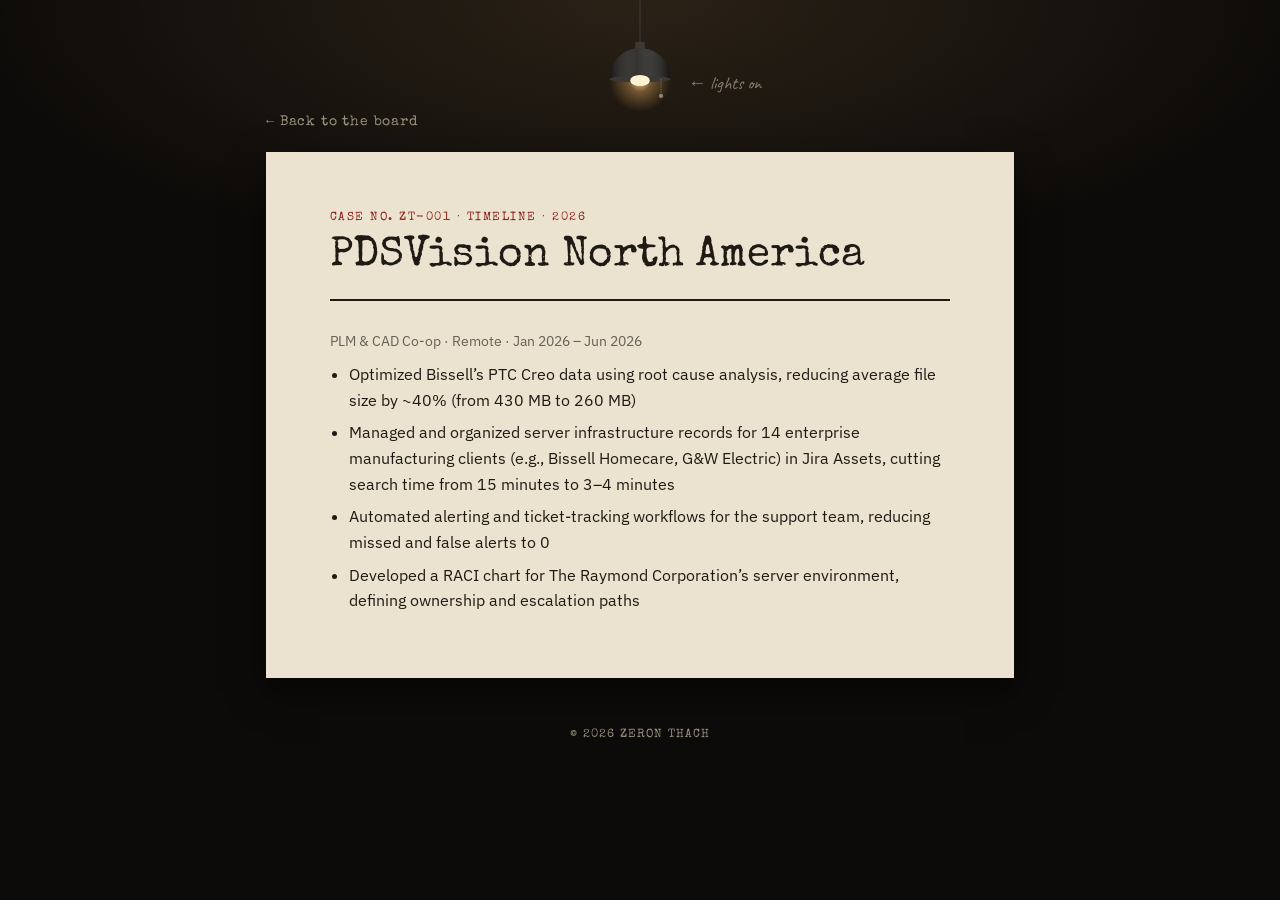
<file: experience/entry-03.html>
<!DOCTYPE html>
<html lang="en">
<head>
  <meta charset="UTF-8">
  <meta name="viewport" content="width=device-width, initial-scale=1">
  <title>PDSVision North America — Zeron Thach</title>
  <meta name="description" content="">
  <script>
    (function () {
      var t = "dark";
      try { t = localStorage.getItem("theme") || "dark"; } catch (e) {}
      document.documentElement.dataset.theme = t;
    })();
  </script>
  <link rel="preconnect" href="https://fonts.googleapis.com">
  <link rel="preconnect" href="https://fonts.gstatic.com" crossorigin>
  <link href="https://fonts.googleapis.com/css2?family=Caveat:wght@500;600&family=IBM+Plex+Sans:ital,wght@0,400;0,500;0,600;1,400&family=Special+Elite&display=swap" rel="stylesheet">
  <link rel="stylesheet" href="../css/style.css">
</head>
<body class="page-doc">
  <a class="skip-link" href="#file">Skip to the file</a>

  <header class="masthead">
    <button class="lamp" type="button" aria-pressed="true" aria-label="Desk lamp: switch between night and daylight"></button>
  </header>

  <main id="file" class="doc">
    <p class="back"><a href="../index.html">← Back to the board</a></p>

    <article class="paper">
      <header class="doc-head">
        <p class="kicker">Case No. ZT-001 · Timeline · 2026</p>
        <h1>PDSVision North America</h1>
      </header>

      <!-- ========== Your content goes below this line ========== -->
      <div class="doc-body">
        <p class="meta">PLM &amp; CAD Co-op · Remote · Jan 2026 – Jun 2026</p>
        <ul>
          <li>Optimized Bissell’s PTC Creo data using root cause analysis, reducing average file size by ~40% (from 430 MB to 260 MB)</li>
          <li>Managed and organized server infrastructure records for 14 enterprise manufacturing clients (e.g., Bissell Homecare, G&amp;W Electric) in Jira Assets, cutting search time from 15 minutes to 3–4 minutes</li>
          <li>Automated alerting and ticket-tracking workflows for the support team, reducing missed and false alerts to 0</li>
          <li>Developed a RACI chart for The Raymond Corporation’s server environment, defining ownership and escalation paths</li>
        </ul>
      </div>
      <!-- ========== Your content goes above this line ========== -->
    </article>
  </main>

  <footer class="site-footer">
    <p>© <span data-year>2026</span> Zeron Thach</p>
  </footer>

  <script src="../js/board.js" defer></script>
</body>
</html>
</file>
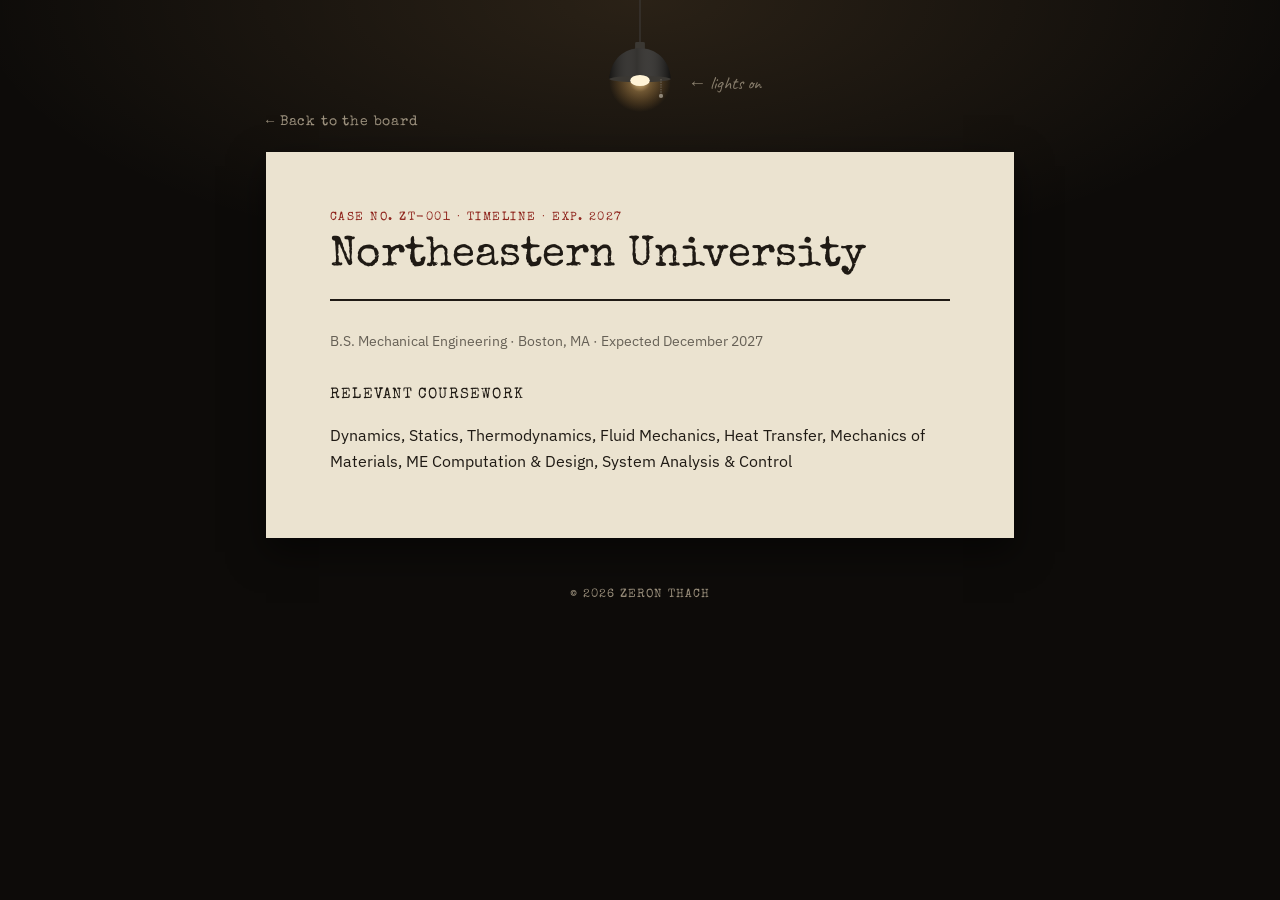
<file: experience/entry-04.html>
<!DOCTYPE html>
<html lang="en">
<head>
  <meta charset="UTF-8">
  <meta name="viewport" content="width=device-width, initial-scale=1">
  <title>Northeastern University — Zeron Thach</title>
  <meta name="description" content="">
  <script>
    (function () {
      var t = "dark";
      try { t = localStorage.getItem("theme") || "dark"; } catch (e) {}
      document.documentElement.dataset.theme = t;
    })();
  </script>
  <link rel="preconnect" href="https://fonts.googleapis.com">
  <link rel="preconnect" href="https://fonts.gstatic.com" crossorigin>
  <link href="https://fonts.googleapis.com/css2?family=Caveat:wght@500;600&family=IBM+Plex+Sans:ital,wght@0,400;0,500;0,600;1,400&family=Special+Elite&display=swap" rel="stylesheet">
  <link rel="stylesheet" href="../css/style.css">
</head>
<body class="page-doc">
  <a class="skip-link" href="#file">Skip to the file</a>

  <header class="masthead">
    <button class="lamp" type="button" aria-pressed="true" aria-label="Desk lamp: switch between night and daylight"></button>
  </header>

  <main id="file" class="doc">
    <p class="back"><a href="../index.html">← Back to the board</a></p>

    <article class="paper">
      <header class="doc-head">
        <p class="kicker">Case No. ZT-001 · Timeline · Exp. 2027</p>
        <h1>Northeastern University</h1>
      </header>

      <!-- ========== Your content goes below this line ========== -->
      <div class="doc-body">
        <p class="meta">B.S. Mechanical Engineering · Boston, MA · Expected December 2027</p>
        <h2>Relevant coursework</h2>
        <p>Dynamics, Statics, Thermodynamics, Fluid Mechanics, Heat Transfer, Mechanics of Materials, ME Computation &amp; Design, System Analysis &amp; Control</p>
      </div>
      <!-- ========== Your content goes above this line ========== -->
    </article>
  </main>

  <footer class="site-footer">
    <p>© <span data-year>2026</span> Zeron Thach</p>
  </footer>

  <script src="../js/board.js" defer></script>
</body>
</html>
</file>
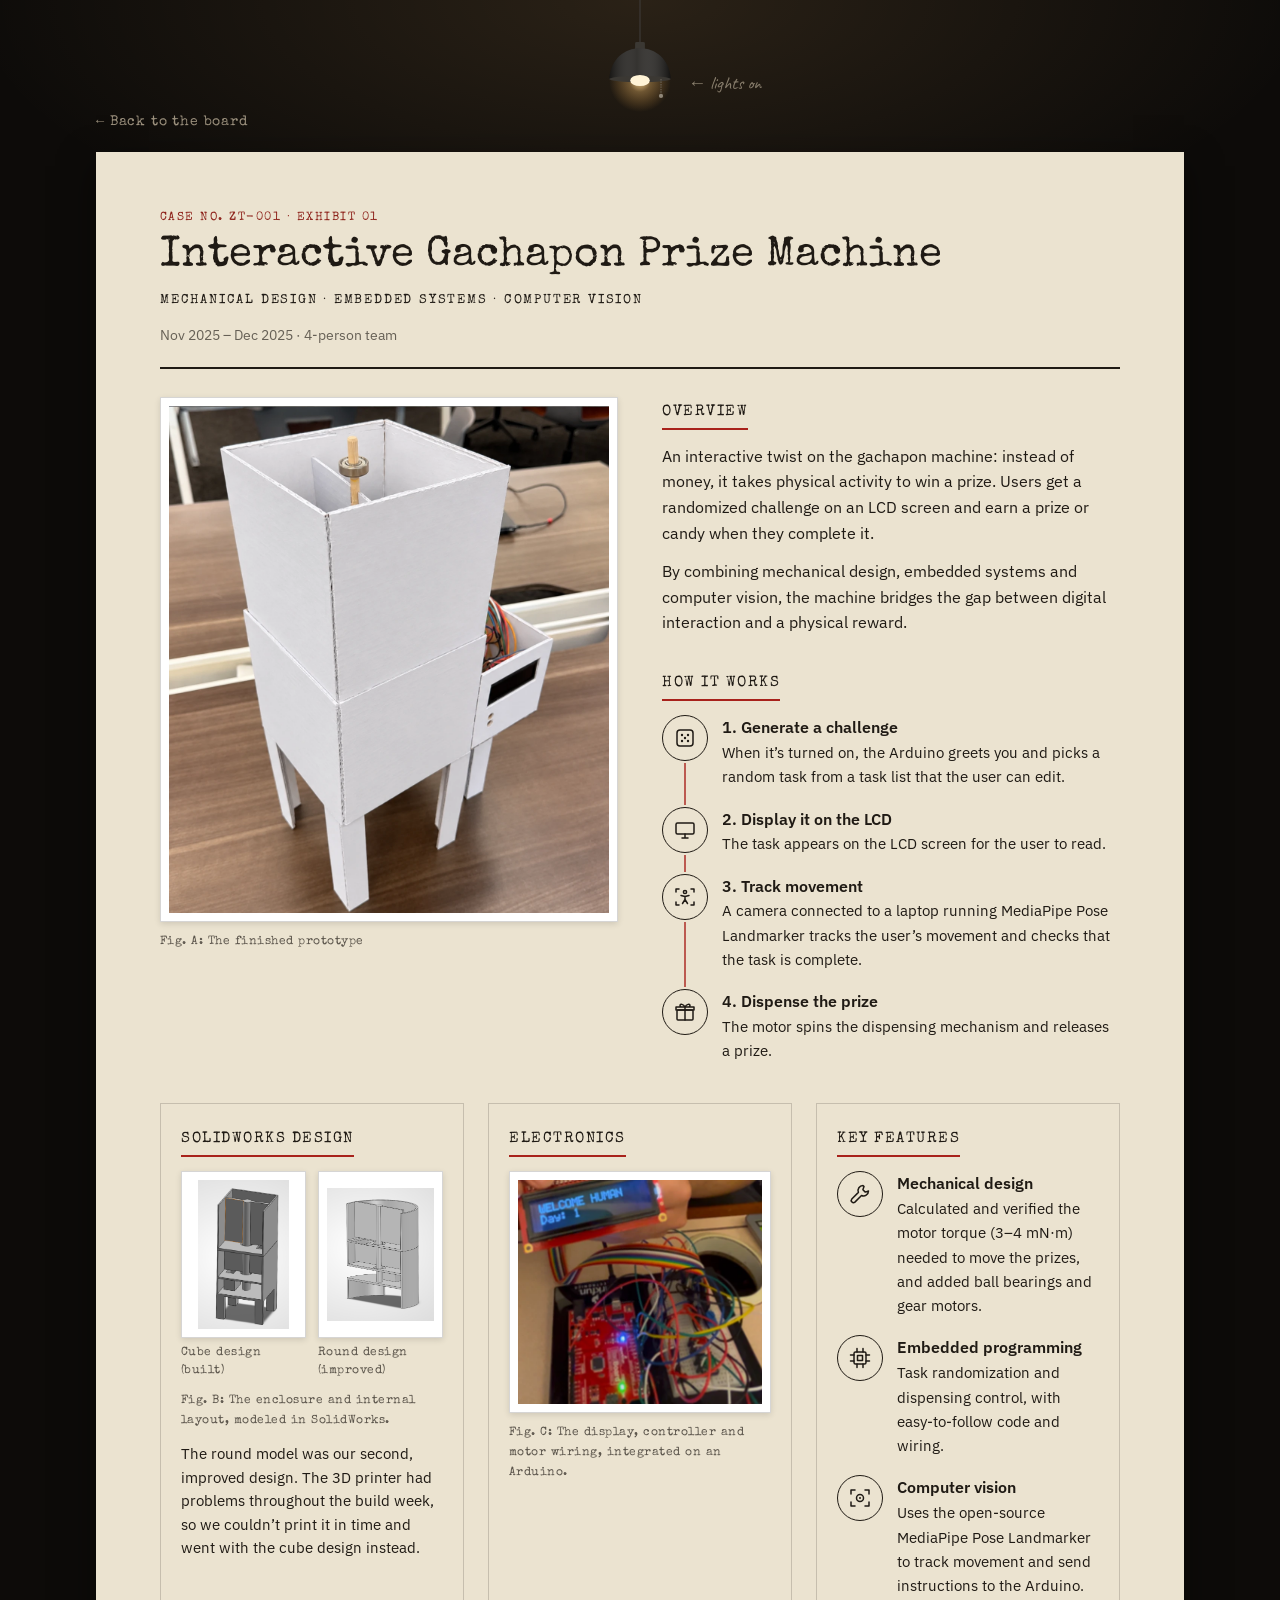
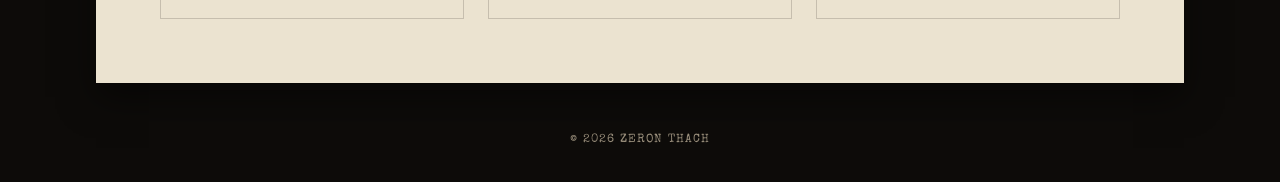
<file: projects/project-01.html>
<!DOCTYPE html>
<html lang="en">
<head>
  <meta charset="UTF-8">
  <meta name="viewport" content="width=device-width, initial-scale=1">
  <title>Interactive Gachapon Prize Machine — Zeron Thach</title>
  <meta name="description" content="An interactive gachapon machine that gives out prizes for physical activity instead of money.">
  <script>
    (function () {
      var t = "dark";
      try { t = localStorage.getItem("theme") || "dark"; } catch (e) {}
      document.documentElement.dataset.theme = t;
    })();
  </script>
  <link rel="preconnect" href="https://fonts.googleapis.com">
  <link rel="preconnect" href="https://fonts.gstatic.com" crossorigin>
  <link href="https://fonts.googleapis.com/css2?family=Caveat:wght@500;600&family=IBM+Plex+Sans:ital,wght@0,400;0,500;0,600;1,400&family=Special+Elite&display=swap" rel="stylesheet">
  <link rel="stylesheet" href="../css/style.css">
</head>
<body class="page-doc">
  <a class="skip-link" href="#file">Skip to the file</a>

  <header class="masthead">
    <button class="lamp" type="button" aria-pressed="true" aria-label="Desk lamp: switch between night and daylight"></button>
  </header>

  <main id="file" class="doc doc--wide">
    <p class="back"><a href="../index.html">← Back to the board</a></p>

    <article class="paper exhibit">

      <!-- ===================== TITLE ===================== -->
      <header class="doc-head">
        <p class="kicker">Case No. ZT-001 · Exhibit 01</p>
        <h1>Interactive Gachapon Prize Machine</h1>
        <p class="exhibit-tags">Mechanical design · Embedded systems · Computer vision</p>
        <p class="exhibit-meta">Nov 2025 – Dec 2025 · 4-person team</p>
      </header>

      <div class="exhibit-top">

        <!-- ===================== MAIN PHOTO ===================== -->
        <figure class="exhibit-fig exhibit-hero">
          <a href="../assets/img/gachapon/prototype.webp">
            <img src="../assets/img/gachapon/prototype.webp" width="1168" height="1346"
                 alt="The finished gachapon prototype: a white two-tier tower on four legs, with the prize hopper on top and a side box holding the LCD screen and wiring">
          </a>
          <figcaption>Fig. A: The finished prototype</figcaption>
        </figure>

        <div class="exhibit-side">

          <!-- ===================== OVERVIEW ===================== -->
          <section>
            <h2 class="exhibit-label">Overview</h2>
            <p>An interactive twist on the gachapon machine: instead of money, it takes physical activity to win a prize. Users get a randomized challenge on an LCD screen and earn a prize or candy when they complete it.</p>
            <p>By combining mechanical design, embedded systems and computer vision, the machine bridges the gap between digital interaction and a physical reward.</p>
          </section>

          <!-- ===================== HOW IT WORKS ===================== -->
          <section>
            <h2 class="exhibit-label">How it works</h2>
            <ol class="steps">
              <li>
                <span class="icon" aria-hidden="true">
                  <svg viewBox="0 0 24 24"><rect x="4" y="4" width="16" height="16" rx="3"/><circle cx="9" cy="9" r="1.2" class="dot"/><circle cx="15" cy="15" r="1.2" class="dot"/><circle cx="15" cy="9" r="1.2" class="dot"/><circle cx="9" cy="15" r="1.2" class="dot"/><circle cx="12" cy="12" r="1.2" class="dot"/></svg>
                </span>
                <div>
                  <h3>1. Generate a challenge</h3>
                  <p>When it’s turned on, the Arduino greets you and picks a random task from a task list that the user can edit.</p>
                </div>
              </li>
              <li>
                <span class="icon" aria-hidden="true">
                  <svg viewBox="0 0 24 24"><rect x="3" y="5" width="18" height="11" rx="1.5"/><path d="M9 20h6M12 16v4"/></svg>
                </span>
                <div>
                  <h3>2. Display it on the LCD</h3>
                  <p>The task appears on the LCD screen for the user to read.</p>
                </div>
              </li>
              <li>
                <span class="icon" aria-hidden="true">
                  <svg viewBox="0 0 24 24"><path d="M3 7V4h3M18 4h3v3M21 17v3h-3M6 20H3v-3"/><circle cx="12" cy="7" r="1.6"/><path d="M8 10.5l4 1 4-1M12 11.5v3M12 14.5l-2.5 4M12 14.5l2.5 4"/></svg>
                </span>
                <div>
                  <h3>3. Track movement</h3>
                  <p>A camera connected to a laptop running MediaPipe Pose Landmarker tracks the user’s movement and checks that the task is complete.</p>
                </div>
              </li>
              <li>
                <span class="icon" aria-hidden="true">
                  <svg viewBox="0 0 24 24"><rect x="4" y="10" width="16" height="10" rx="1"/><path d="M3 7h18v3H3zM12 7v13M12 7c-1.5-3-5-3.5-5-1.5S10 7 12 7zM12 7c1.5-3 5-3.5 5-1.5S14 7 12 7z"/></svg>
                </span>
                <div>
                  <h3>4. Dispense the prize</h3>
                  <p>The motor spins the dispensing mechanism and releases a prize.</p>
                </div>
              </li>
            </ol>
          </section>
        </div>
      </div>

      <div class="exhibit-bottom">

        <!-- ===================== SOLIDWORKS DESIGN ===================== -->
        <section class="panel">
          <h2 class="exhibit-label">SolidWorks design</h2>
          <div class="fig-pair">
            <figure class="exhibit-fig">
              <a href="../assets/img/gachapon/cad-model.png">
                <img src="../assets/img/gachapon/cad-model.png" width="539" height="873" loading="lazy"
                     alt="SolidWorks section view of the cube design, showing the central shaft, prize compartments and motor housing">
              </a>
              <figcaption>Cube design (built)</figcaption>
            </figure>
            <figure class="exhibit-fig">
              <a href="../assets/img/gachapon/cad-cutaway.png">
                <img src="../assets/img/gachapon/cad-cutaway.png" width="823" height="1023" loading="lazy"
                     alt="SolidWorks section view of the round design, showing the shaft through two stacked prize levels">
              </a>
              <figcaption>Round design (improved)</figcaption>
            </figure>
          </div>
          <p class="panel-note">Fig. B: The enclosure and internal layout, modeled in SolidWorks.</p>
          <p class="panel-text">The round model was our second, improved design. The 3D printer had problems throughout the build week, so we couldn’t print it in time and went with the cube design instead.</p>
        </section>

        <!-- ===================== ELECTRONICS ===================== -->
        <section class="panel">
          <h2 class="exhibit-label">Electronics</h2>
          <figure class="exhibit-fig">
            <a href="../assets/img/gachapon/circuit.webp">
              <img src="../assets/img/gachapon/circuit.webp" width="515" height="473" loading="lazy"
                   alt="The Arduino board and breadboard wiring, with the LCD screen reading “Welcome Human, Day: 1”">
            </a>
          </figure>
          <p class="panel-note">Fig. C: The display, controller and motor wiring, integrated on an Arduino.</p>
        </section>

        <!-- ===================== KEY FEATURES ===================== -->
        <section class="panel">
          <h2 class="exhibit-label">Key features</h2>
          <ul class="steps steps--plain">
            <li>
              <span class="icon" aria-hidden="true">
                <svg viewBox="0 0 24 24"><path d="M15 3.5a5 5 0 0 0-4.6 6.9L3.8 17a2.2 2.2 0 0 0 3.1 3.1l6.6-6.6A5 5 0 0 0 20.5 9l-3.2 1.1-2.4-2.4L16 4.5a5 5 0 0 0-1-1z"/></svg>
              </span>
              <div>
                <h3>Mechanical design</h3>
                <p>Calculated and verified the motor torque (3–4 mN·m) needed to move the prizes, and added ball bearings and gear motors.</p>
              </div>
            </li>
            <li>
              <span class="icon" aria-hidden="true">
                <svg viewBox="0 0 24 24"><rect x="6" y="6" width="12" height="12" rx="1.5"/><rect x="9.5" y="9.5" width="5" height="5"/><path d="M9 2.5v3.5M15 2.5v3.5M9 18v3.5M15 18v3.5M2.5 9H6M2.5 15H6M18 9h3.5M18 15h3.5"/></svg>
              </span>
              <div>
                <h3>Embedded programming</h3>
                <p>Task randomization and dispensing control, with easy-to-follow code and wiring.</p>
              </div>
            </li>
            <li>
              <span class="icon" aria-hidden="true">
                <svg viewBox="0 0 24 24"><path d="M3 8V4h4M17 4h4v4M21 16v4h-4M7 20H3v-4"/><circle cx="12" cy="12" r="3.5"/><circle cx="12" cy="12" r="1" class="dot"/></svg>
              </span>
              <div>
                <h3>Computer vision</h3>
                <p>Uses the open-source MediaPipe Pose Landmarker to track movement and send instructions to the Arduino.</p>
              </div>
            </li>
          </ul>
        </section>
      </div>

    </article>
  </main>

  <footer class="site-footer">
    <p>© <span data-year>2026</span> Zeron Thach</p>
  </footer>

  <script src="../js/board.js" defer></script>
</body>
</html>
</file>
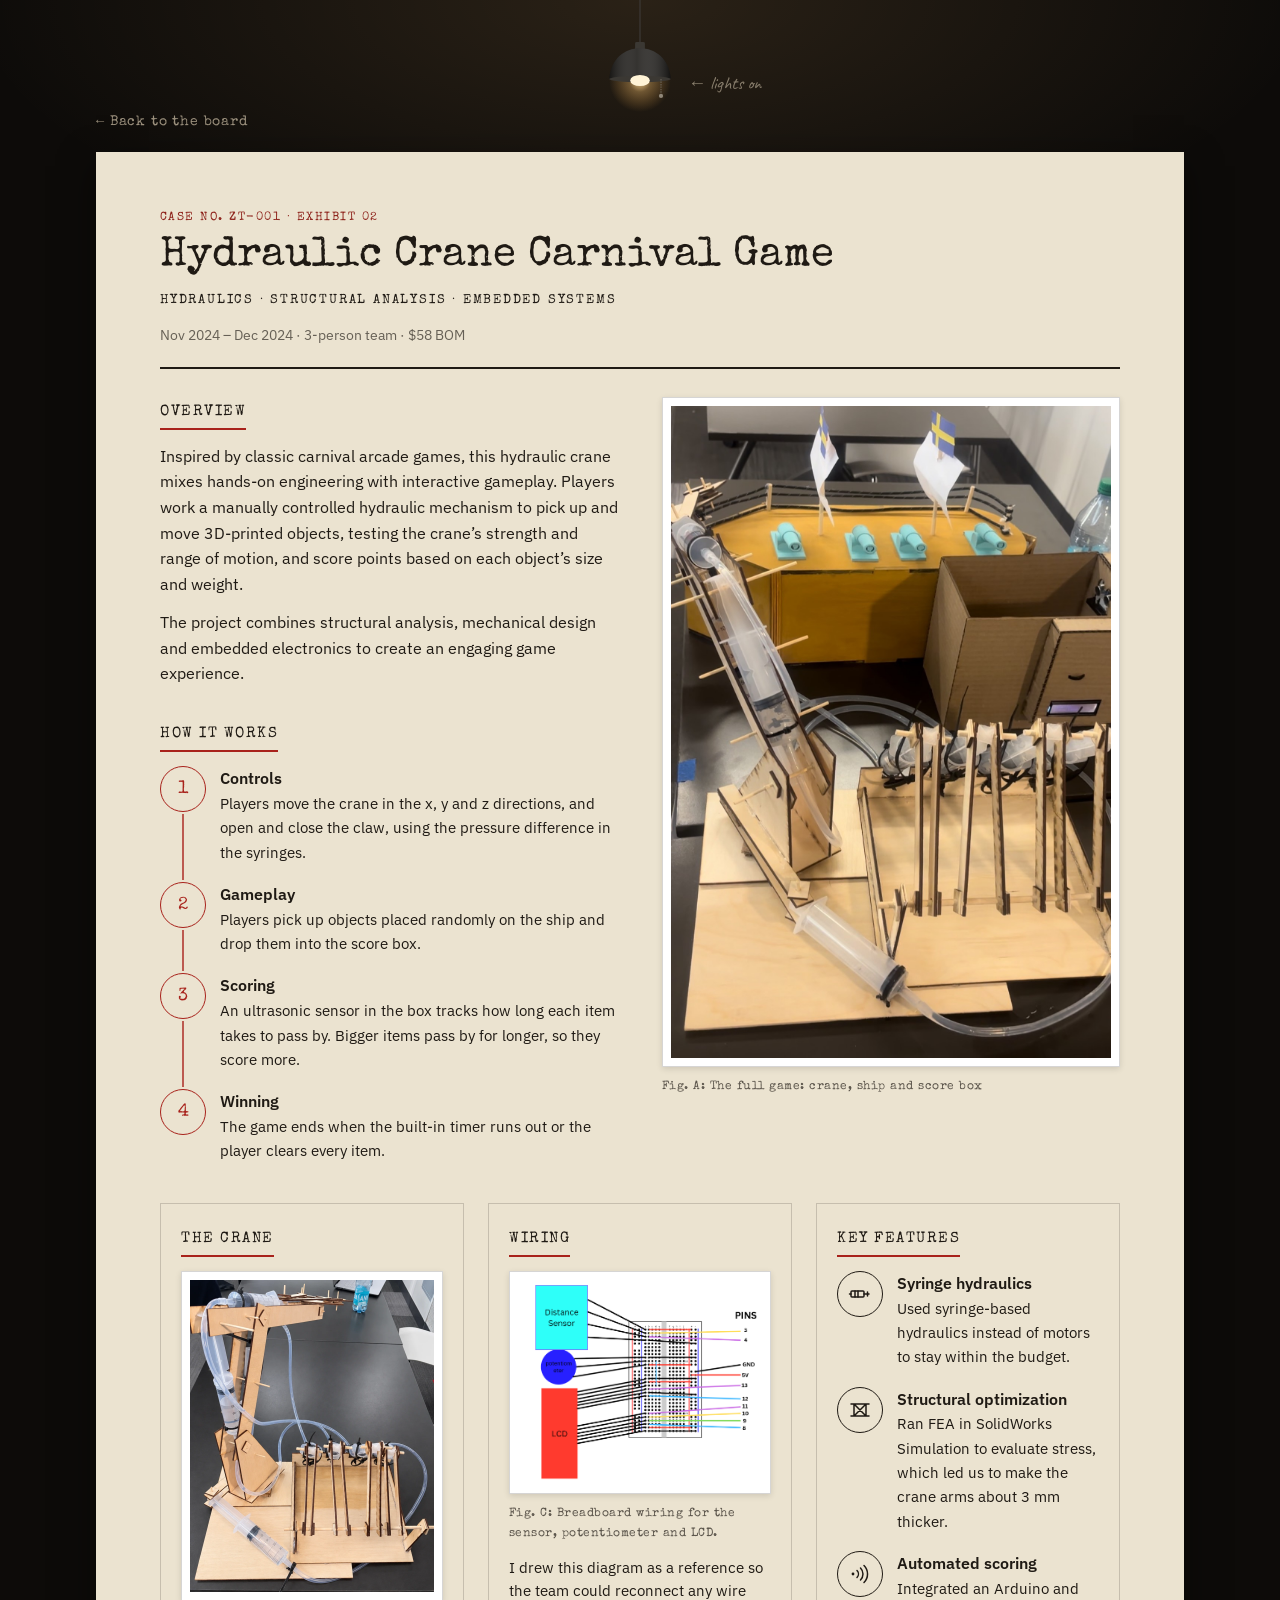
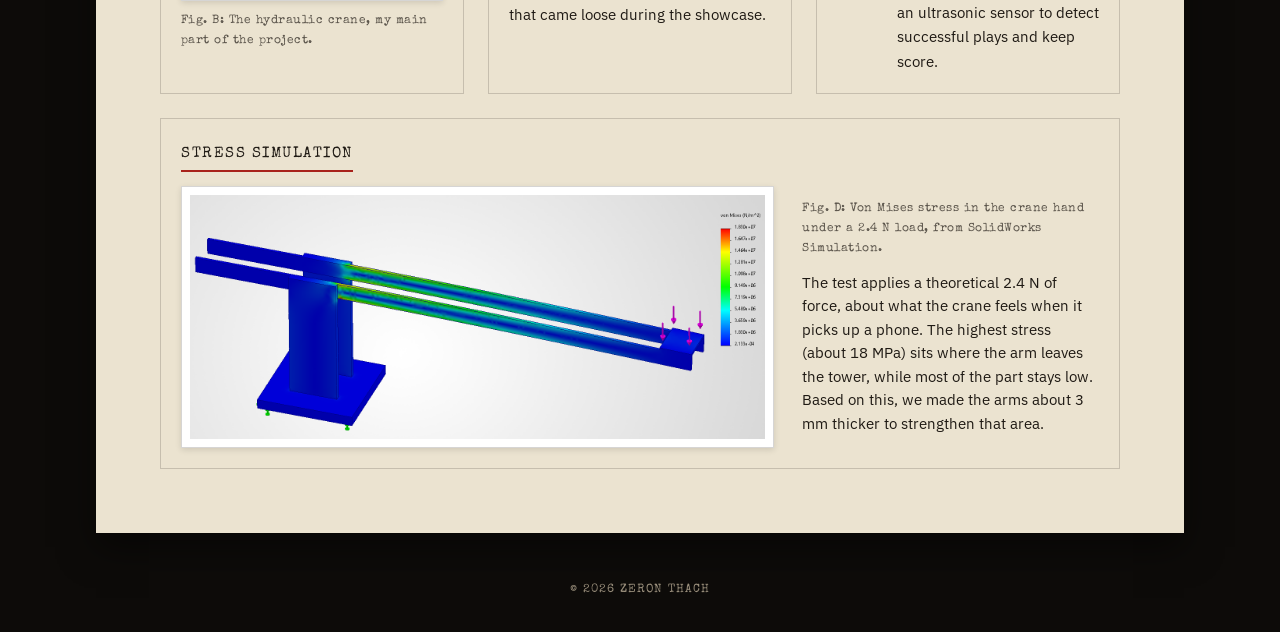
<file: projects/project-02.html>
<!DOCTYPE html>
<html lang="en">
<head>
  <meta charset="UTF-8">
  <meta name="viewport" content="width=device-width, initial-scale=1">
  <title>Hydraulic Crane Carnival Game — Zeron Thach</title>
  <meta name="description" content="A carnival-style crane game driven by syringe hydraulics, with an Arduino scoring system.">
  <script>
    (function () {
      var t = "dark";
      try { t = localStorage.getItem("theme") || "dark"; } catch (e) {}
      document.documentElement.dataset.theme = t;
    })();
  </script>
  <link rel="preconnect" href="https://fonts.googleapis.com">
  <link rel="preconnect" href="https://fonts.gstatic.com" crossorigin>
  <link href="https://fonts.googleapis.com/css2?family=Caveat:wght@500;600&family=IBM+Plex+Sans:ital,wght@0,400;0,500;0,600;1,400&family=Special+Elite&display=swap" rel="stylesheet">
  <link rel="stylesheet" href="../css/style.css">
</head>
<body class="page-doc">
  <a class="skip-link" href="#file">Skip to the file</a>

  <header class="masthead">
    <button class="lamp" type="button" aria-pressed="true" aria-label="Desk lamp: switch between night and daylight"></button>
  </header>

  <main id="file" class="doc doc--wide">
    <p class="back"><a href="../index.html">← Back to the board</a></p>

    <article class="paper exhibit">

      <!-- ===================== TITLE ===================== -->
      <header class="doc-head">
        <p class="kicker">Case No. ZT-001 · Exhibit 02</p>
        <h1>Hydraulic Crane Carnival Game</h1>
        <p class="exhibit-tags">Hydraulics · Structural analysis · Embedded systems</p>
        <p class="exhibit-meta">Nov 2024 – Dec 2024 · 3-person team · $58 BOM</p>
      </header>

      <!-- The "flip" class puts the photo on the right on wide screens -->
      <div class="exhibit-top exhibit-top--flip">

        <!-- ===================== MAIN PHOTO ===================== -->
        <figure class="exhibit-fig exhibit-hero">
          <a href="../assets/img/crane/setup.jpg">
            <img src="../assets/img/crane/setup.jpg" width="1179" height="1748"
                 alt="The full game on a table: the wooden hydraulic crane in front, the yellow ship holding the 3D-printed objects behind it, and the cardboard score box with its LCD screen on the right">
          </a>
          <figcaption>Fig. A: The full game: crane, ship and score box</figcaption>
        </figure>

        <div class="exhibit-side">

          <!-- ===================== OVERVIEW ===================== -->
          <section>
            <h2 class="exhibit-label">Overview</h2>
            <p>Inspired by classic carnival arcade games, this hydraulic crane mixes hands-on engineering with interactive gameplay. Players work a manually controlled hydraulic mechanism to pick up and move 3D-printed objects, testing the crane’s strength and range of motion, and score points based on each object’s size and weight.</p>
            <p>The project combines structural analysis, mechanical design and embedded electronics to create an engaging game experience.</p>
          </section>

          <!-- ===================== HOW IT WORKS ===================== -->
          <section>
            <h2 class="exhibit-label">How it works</h2>
            <ol class="steps steps--numbered">
              <li>
                <span class="icon" aria-hidden="true">1</span>
                <div>
                  <h3>Controls</h3>
                  <p>Players move the crane in the x, y and z directions, and open and close the claw, using the pressure difference in the syringes.</p>
                </div>
              </li>
              <li>
                <span class="icon" aria-hidden="true">2</span>
                <div>
                  <h3>Gameplay</h3>
                  <p>Players pick up objects placed randomly on the ship and drop them into the score box.</p>
                </div>
              </li>
              <li>
                <span class="icon" aria-hidden="true">3</span>
                <div>
                  <h3>Scoring</h3>
                  <p>An ultrasonic sensor in the box tracks how long each item takes to pass by. Bigger items pass by for longer, so they score more.</p>
                </div>
              </li>
              <li>
                <span class="icon" aria-hidden="true">4</span>
                <div>
                  <h3>Winning</h3>
                  <p>The game ends when the built-in timer runs out or the player clears every item.</p>
                </div>
              </li>
            </ol>
          </section>
        </div>
      </div>

      <div class="exhibit-bottom">

        <!-- ===================== THE CRANE ===================== -->
        <section class="panel">
          <h2 class="exhibit-label">The crane</h2>
          <figure class="exhibit-fig">
            <a href="../assets/img/crane/crane.webp">
              <img src="../assets/img/crane/crane.webp" width="976" height="1248" loading="lazy"
                   alt="The laser-cut wooden crane: a tower and arm on a base plate, moved by syringes connected with clear tubing, next to a row of control syringes">
            </a>
          </figure>
          <p class="panel-note">Fig. B: The hydraulic crane, my main part of the project.</p>
        </section>

        <!-- ===================== WIRING ===================== -->
        <section class="panel">
          <h2 class="exhibit-label">Wiring</h2>
          <figure class="exhibit-fig">
            <a href="../assets/img/crane/wiring.png">
              <img src="../assets/img/crane/wiring.png" width="1182" height="993" loading="lazy"
                   alt="Wiring diagram: the distance sensor, potentiometer and LCD connect through a breadboard to Arduino pins 3, 4 and 8 to 13, plus 5V and ground">
            </a>
          </figure>
          <p class="panel-note">Fig. C: Breadboard wiring for the sensor, potentiometer and LCD.</p>
          <p class="panel-text">I drew this diagram as a reference so the team could reconnect any wire that came loose during the showcase.</p>
        </section>

        <!-- ===================== KEY FEATURES ===================== -->
        <section class="panel">
          <h2 class="exhibit-label">Key features</h2>
          <ul class="steps steps--plain">
            <li>
              <span class="icon" aria-hidden="true">
                <svg viewBox="0 0 24 24"><rect x="3" y="9" width="13" height="6" rx="1"/><path d="M16 12h5M19.5 10v4M3 12H1.5M7 9v6M10 9v6"/></svg>
              </span>
              <div>
                <h3>Syringe hydraulics</h3>
                <p>Used syringe-based hydraulics instead of motors to stay within the budget.</p>
              </div>
            </li>
            <li>
              <span class="icon" aria-hidden="true">
                <svg viewBox="0 0 24 24"><path d="M3 6h18M3 18h18M6 6v12M18 6v12M6 6l12 12M18 6L6 18"/></svg>
              </span>
              <div>
                <h3>Structural optimization</h3>
                <p>Ran FEA in SolidWorks Simulation to evaluate stress, which led us to make the crane arms about 3 mm thicker.</p>
              </div>
            </li>
            <li>
              <span class="icon" aria-hidden="true">
                <svg viewBox="0 0 24 24"><circle cx="5" cy="12" r="1.4" class="dot"/><path d="M9 8.5a5 5 0 0 1 0 7M12.5 6a8.5 8.5 0 0 1 0 12M16 3.5a12 12 0 0 1 0 17"/></svg>
              </span>
              <div>
                <h3>Automated scoring</h3>
                <p>Integrated an Arduino and an ultrasonic sensor to detect successful plays and keep score.</p>
              </div>
            </li>
          </ul>
        </section>

        <!-- ===================== STRESS SIMULATION (full width) ===================== -->
        <section class="panel panel--wide">
          <h2 class="exhibit-label">Stress simulation</h2>
          <div class="panel-split">
            <figure class="exhibit-fig">
              <a href="../assets/img/crane/fea.png">
                <img src="../assets/img/crane/fea.png" width="1478" height="626" loading="lazy"
                     alt="SolidWorks Simulation von Mises stress plot of the crane arm: two beams reaching out from a support tower, mostly blue, with higher stress in green and yellow where the beams leave the tower">
              </a>
            </figure>
            <div>
              <p class="panel-note">Fig. D: Von Mises stress in the crane hand under a 2.4 N load, from SolidWorks Simulation.</p>
              <p class="panel-text">The test applies a theoretical 2.4 N of force, about what the crane feels when it picks up a phone. The highest stress (about 18 MPa) sits where the arm leaves the tower, while most of the part stays low. Based on this, we made the arms about 3 mm thicker to strengthen that area.</p>
            </div>
          </div>
        </section>
      </div>

    </article>
  </main>

  <footer class="site-footer">
    <p>© <span data-year>2026</span> Zeron Thach</p>
  </footer>

  <script src="../js/board.js" defer></script>
</body>
</html>
</file>
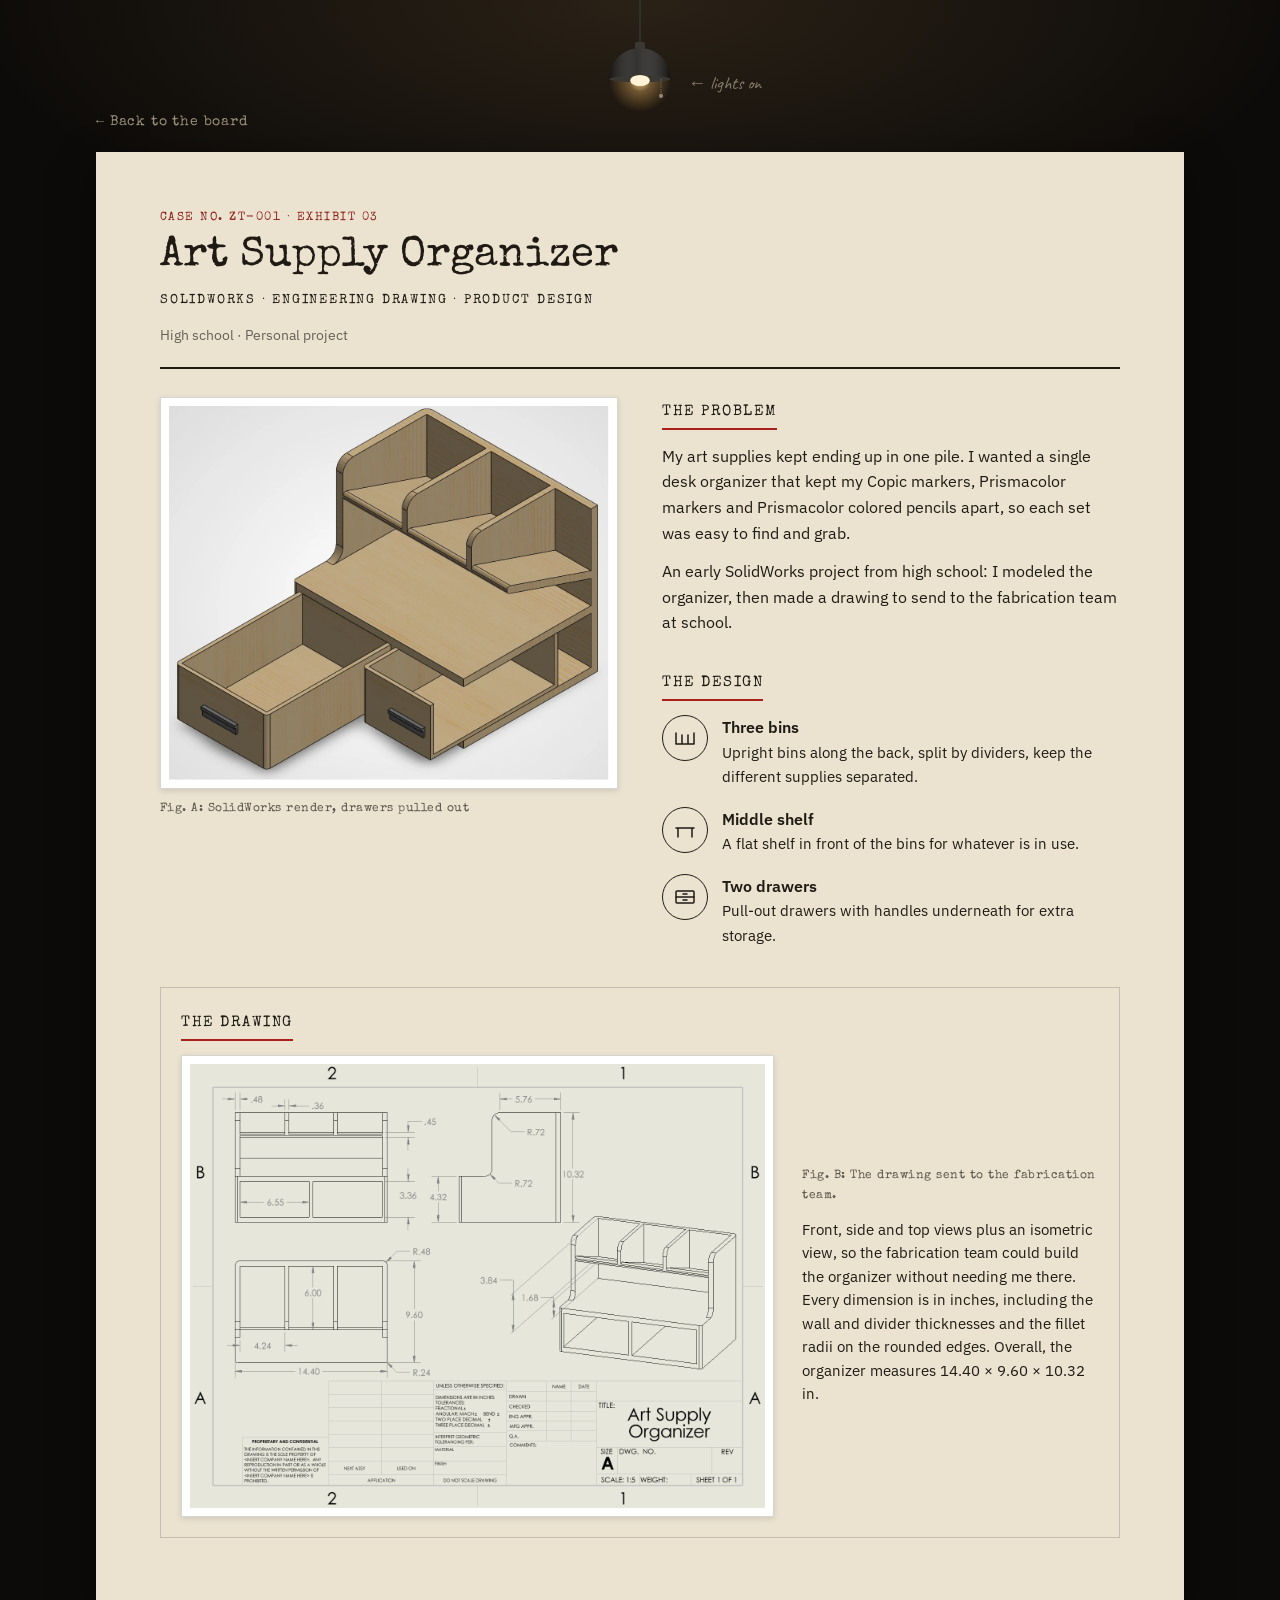
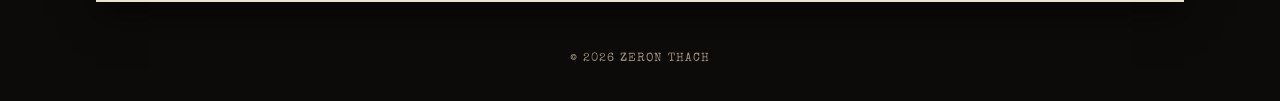
<file: projects/project-03.html>
<!DOCTYPE html>
<html lang="en">
<head>
  <meta charset="UTF-8">
  <meta name="viewport" content="width=device-width, initial-scale=1">
  <title>Art Supply Organizer — Zeron Thach</title>
  <meta name="description" content="A desk organizer for markers and colored pencils, designed in SolidWorks and drawn up for fabrication.">
  <script>
    (function () {
      var t = "dark";
      try { t = localStorage.getItem("theme") || "dark"; } catch (e) {}
      document.documentElement.dataset.theme = t;
    })();
  </script>
  <link rel="preconnect" href="https://fonts.googleapis.com">
  <link rel="preconnect" href="https://fonts.gstatic.com" crossorigin>
  <link href="https://fonts.googleapis.com/css2?family=Caveat:wght@500;600&family=IBM+Plex+Sans:ital,wght@0,400;0,500;0,600;1,400&family=Special+Elite&display=swap" rel="stylesheet">
  <link rel="stylesheet" href="../css/style.css">
</head>
<body class="page-doc">
  <a class="skip-link" href="#file">Skip to the file</a>

  <header class="masthead">
    <button class="lamp" type="button" aria-pressed="true" aria-label="Desk lamp: switch between night and daylight"></button>
  </header>

  <main id="file" class="doc doc--wide">
    <p class="back"><a href="../index.html">← Back to the board</a></p>

    <article class="paper exhibit">

      <!-- ===================== TITLE ===================== -->
      <header class="doc-head">
        <p class="kicker">Case No. ZT-001 · Exhibit 03</p>
        <h1>Art Supply Organizer</h1>
        <p class="exhibit-tags">SolidWorks · Engineering drawing · Product design</p>
        <p class="exhibit-meta">High school · Personal project</p>
      </header>

      <div class="exhibit-top">

        <!-- ===================== MAIN PICTURE ===================== -->
        <figure class="exhibit-fig exhibit-hero">
          <a href="../assets/img/organizer/render.webp">
            <img src="../assets/img/organizer/render.webp" width="1116" height="950"
                 alt="SolidWorks render of the wooden organizer: three bins along the back, a flat shelf in the middle and two pull-out drawers with black handles underneath">
          </a>
          <figcaption>Fig. A: SolidWorks render, drawers pulled out</figcaption>
        </figure>

        <div class="exhibit-side">

          <!-- ===================== THE PROBLEM ===================== -->
          <section>
            <h2 class="exhibit-label">The problem</h2>
            <p>My art supplies kept ending up in one pile. I wanted a single desk organizer that kept my Copic markers, Prismacolor markers and Prismacolor colored pencils apart, so each set was easy to find and grab.</p>
            <p>An early SolidWorks project from high school: I modeled the organizer, then made a drawing to send to the fabrication team at school.</p>
          </section>

          <!-- ===================== THE DESIGN ===================== -->
          <section>
            <h2 class="exhibit-label">The design</h2>
            <ul class="steps steps--plain">
              <li>
                <span class="icon" aria-hidden="true">
                  <svg viewBox="0 0 24 24"><path d="M3 7v11h18V7M9 9v9M15 9v9"/></svg>
                </span>
                <div>
                  <h3>Three bins</h3>
                  <p>Upright bins along the back, split by dividers, keep the different supplies separated.</p>
                </div>
              </li>
              <li>
                <span class="icon" aria-hidden="true">
                  <svg viewBox="0 0 24 24"><path d="M3 10h18M5 10v9M19 10v9"/></svg>
                </span>
                <div>
                  <h3>Middle shelf</h3>
                  <p>A flat shelf in front of the bins for whatever is in use.</p>
                </div>
              </li>
              <li>
                <span class="icon" aria-hidden="true">
                  <svg viewBox="0 0 24 24"><rect x="3" y="6" width="18" height="12" rx="1"/><path d="M3 12h18M10 9h4M10 15h4"/></svg>
                </span>
                <div>
                  <h3>Two drawers</h3>
                  <p>Pull-out drawers with handles underneath for extra storage.</p>
                </div>
              </li>
            </ul>
          </section>
        </div>
      </div>

      <div class="exhibit-bottom">

        <!-- ===================== THE DRAWING (full width) ===================== -->
        <section class="panel panel--wide">
          <h2 class="exhibit-label">The drawing</h2>
          <div class="panel-split">
            <figure class="exhibit-fig">
              <a href="../assets/img/organizer/drawing.png">
                <img src="../assets/img/organizer/drawing.png" width="1438" height="1108" loading="lazy"
                     alt="SolidWorks engineering drawing titled Art Supply Organizer: front, side and top views plus an isometric view, dimensioned in inches with fillet radii, at a scale of 1:5. Overall size 14.40 by 9.60 by 10.32 inches">
              </a>
            </figure>
            <div>
              <p class="panel-note">Fig. B: The drawing sent to the fabrication team.</p>
              <p class="panel-text">Front, side and top views plus an isometric view, so the fabrication team could build the organizer without needing me there. Every dimension is in inches, including the wall and divider thicknesses and the fillet radii on the rounded edges. Overall, the organizer measures 14.40 × 9.60 × 10.32 in.</p>
            </div>
          </div>
        </section>
      </div>

    </article>
  </main>

  <footer class="site-footer">
    <p>© <span data-year>2026</span> Zeron Thach</p>
  </footer>

  <script src="../js/board.js" defer></script>
</body>
</html>
</file>
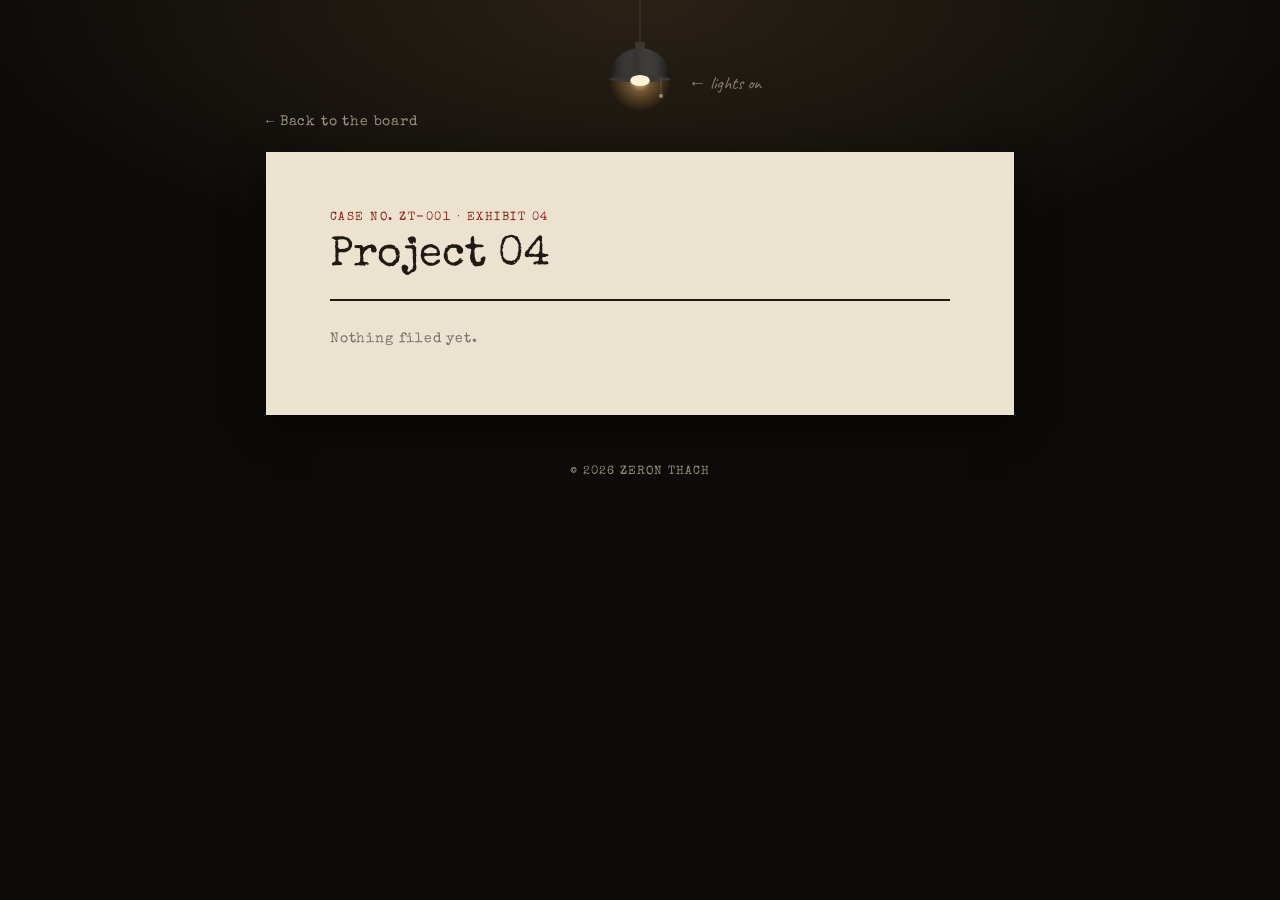
<file: projects/project-04.html>
<!DOCTYPE html>
<html lang="en">
<head>
  <meta charset="UTF-8">
  <meta name="viewport" content="width=device-width, initial-scale=1">
  <title>Project 04 — Zeron Thach</title>
  <meta name="description" content="">
  <script>
    (function () {
      var t = "dark";
      try { t = localStorage.getItem("theme") || "dark"; } catch (e) {}
      document.documentElement.dataset.theme = t;
    })();
  </script>
  <link rel="preconnect" href="https://fonts.googleapis.com">
  <link rel="preconnect" href="https://fonts.gstatic.com" crossorigin>
  <link href="https://fonts.googleapis.com/css2?family=Caveat:wght@500;600&family=IBM+Plex+Sans:ital,wght@0,400;0,500;0,600;1,400&family=Special+Elite&display=swap" rel="stylesheet">
  <link rel="stylesheet" href="../css/style.css">
</head>
<body class="page-doc">
  <a class="skip-link" href="#file">Skip to the file</a>

  <header class="masthead">
    <button class="lamp" type="button" aria-pressed="true" aria-label="Desk lamp: switch between night and daylight"></button>
  </header>

  <main id="file" class="doc">
    <p class="back"><a href="../index.html">← Back to the board</a></p>

    <article class="paper">
      <header class="doc-head">
        <p class="kicker">Case No. ZT-001 · Exhibit 04</p>
        <h1>Project 04</h1>
      </header>

      <!-- ========== Your content goes below this line ========== -->
      <div class="doc-body">
        <!-- Rename the project in the <title> and <h1> above, and on the board in index.html. -->
        <!-- Screenshot: <img class="photo" src="../assets/img/project-04.jpg" alt=""> -->
        <!-- What it is, what you did, what came of it: <p>…</p> -->
        <p class="empty">Nothing filed yet.</p>
      </div>
      <!-- ========== Your content goes above this line ========== -->
    </article>
  </main>

  <footer class="site-footer">
    <p>© <span data-year>2026</span> Zeron Thach</p>
  </footer>

  <script src="../js/board.js" defer></script>
</body>
</html>
</file>
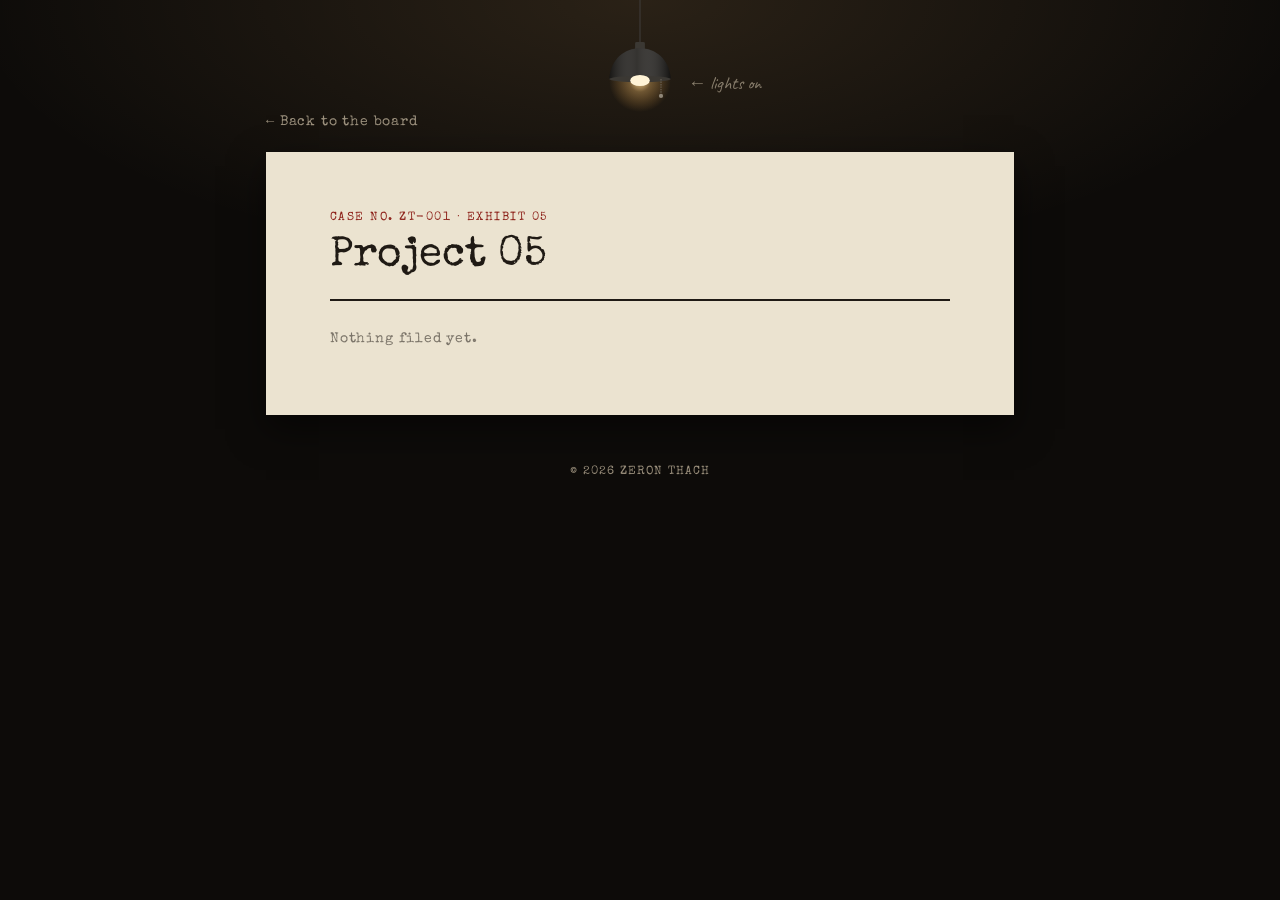
<file: projects/project-05.html>
<!DOCTYPE html>
<html lang="en">
<head>
  <meta charset="UTF-8">
  <meta name="viewport" content="width=device-width, initial-scale=1">
  <title>Project 05 — Zeron Thach</title>
  <meta name="description" content="">
  <script>
    (function () {
      var t = "dark";
      try { t = localStorage.getItem("theme") || "dark"; } catch (e) {}
      document.documentElement.dataset.theme = t;
    })();
  </script>
  <link rel="preconnect" href="https://fonts.googleapis.com">
  <link rel="preconnect" href="https://fonts.gstatic.com" crossorigin>
  <link href="https://fonts.googleapis.com/css2?family=Caveat:wght@500;600&family=IBM+Plex+Sans:ital,wght@0,400;0,500;0,600;1,400&family=Special+Elite&display=swap" rel="stylesheet">
  <link rel="stylesheet" href="../css/style.css">
</head>
<body class="page-doc">
  <a class="skip-link" href="#file">Skip to the file</a>

  <header class="masthead">
    <button class="lamp" type="button" aria-pressed="true" aria-label="Desk lamp: switch between night and daylight"></button>
  </header>

  <main id="file" class="doc">
    <p class="back"><a href="../index.html">← Back to the board</a></p>

    <article class="paper">
      <header class="doc-head">
        <p class="kicker">Case No. ZT-001 · Exhibit 05</p>
        <h1>Project 05</h1>
      </header>

      <!-- ========== Your content goes below this line ========== -->
      <div class="doc-body">
        <!-- Rename the project in the <title> and <h1> above, and on the board in index.html. -->
        <!-- Screenshot: <img class="photo" src="../assets/img/project-05.jpg" alt=""> -->
        <!-- What it is, what you did, what came of it: <p>…</p> -->
        <p class="empty">Nothing filed yet.</p>
      </div>
      <!-- ========== Your content goes above this line ========== -->
    </article>
  </main>

  <footer class="site-footer">
    <p>© <span data-year>2026</span> Zeron Thach</p>
  </footer>

  <script src="../js/board.js" defer></script>
</body>
</html>
</file>
<file: css/style.css>
/*
  ============================================================
  Investigation board — styles
  ============================================================
  One identity, two lighting moods:
    dark  = night at the corkboard (wide screens) / stack of case files (phones)
    light = the same content as a clean typed case report

  Colors live in the two blocks right below. Change a hex code to recolor.
*/

/* ---------- Night (dark) ---------- */
:root {
  --bg: #0d0b09;
  --text: #e8e0cf;
  --muted: #9a8f7c;
  --accent: #c43a2f;          /* focus rings, small marks */
  --string: #a8221b;          /* the red string */
  --string-hot: #e0392c;      /* the string when you point at something */

  --paper: #ebe3d0;           /* resume, skills, index cards */
  --paper-edge: #cfc2a5;
  --polaroid: #efe9dc;
  --photo: #1c1a18;
  --ink: #1f1a14;             /* text printed on paper */
  --redact: rgba(31, 26, 20, 0.78);
  --note: #d6bf78;            /* sticky notes */
  --kraft: #b99862;           /* folders and the timeline strip */
  --rule: rgba(31, 26, 20, 0.18);

  --font-type: "Special Elite", "Courier New", Courier, monospace;  /* labels */
  --font-hand: "Caveat", "Segoe Print", "Bradley Hand", cursive;     /* labels */
  --font-body: "IBM Plex Sans", system-ui, -apple-system, "Segoe UI", sans-serif;

  --hang: clamp(56px, 8vh, 76px);  /* how far the lamp hangs above the board */
  color-scheme: dark;
}

/* ---------- Daylight (light) ---------- */
:root[data-theme="light"] {
  --bg: #e7e4dd;
  --text: #1c1b19;
  --muted: #6b675f;
  --accent: #a3231b;
  --paper: #fdfcf9;
  --paper-edge: #dcd8cf;
  --polaroid: #ffffff;
  --photo: #e3e0d9;
  --ink: #1c1b19;
  --redact: #dad6cd;
  --rule: #dcd8cf;
  color-scheme: light;
}

/* ============================================================
   Base
   ============================================================ */
*, *::before, *::after { box-sizing: border-box; }

html { -webkit-text-size-adjust: 100%; }

body {
  margin: 0;
  min-height: 100svh;
  background: var(--bg);
  color: var(--text);
  font-family: var(--font-body);
  font-size: 1rem;
  line-height: 1.6;
  -webkit-font-smoothing: antialiased;
}

a { color: inherit; }
h1, h2, h3 { margin: 0; font-weight: 400; }
p { margin: 0; }
img { display: block; max-width: 100%; }

a:focus-visible,
button:focus-visible {
  outline: 2px dashed var(--accent);
  outline-offset: 4px;
}

.skip-link {
  position: absolute;
  left: 16px;
  top: -100px;
  z-index: 100;
  padding: 8px 14px;
  background: var(--paper);
  color: var(--ink);
  font-family: var(--font-type);
  text-decoration: none;
}
.skip-link:focus { top: 12px; }

.site-footer {
  padding: 8px 16px 32px;
  text-align: center;
  font-family: var(--font-type);
  font-size: 0.75rem;
  letter-spacing: 0.08em;
  text-transform: uppercase;
  color: var(--muted);
}

/* Placeholder "redacted" lines that stand in for text you haven't written yet */
.bar {
  display: block;
  width: var(--w, 100%);
  height: 0.5em;
  margin: 0.5em 0;
  background: var(--redact);
  border-radius: 1px;
}

/* ============================================================
   The lamp (light/dark switch)
   ============================================================ */
.masthead {
  position: relative;
  height: 112px;
}

.lamp {
  position: absolute;
  top: 0;
  left: 50%;
  translate: -50% 0;
  width: 84px;
  padding: 0;
  border: 0;
  background: none;
  color: inherit;
  cursor: pointer;
  -webkit-tap-highlight-color: transparent;
}
.lamp svg {
  display: block;
  width: 100%;
  height: auto;
  overflow: visible;
  transform-origin: 50% 0;
  transition: rotate 0.6s cubic-bezier(.3, 1.6, .5, 1);
}
.lamp:hover svg { rotate: 2.5deg; }
.lamp.is-pulled svg { rotate: -3deg; }

.lamp .cord   { stroke: #3a3632; }
.lamp .shade  { fill: #23211e; }
.lamp .rim    { fill: #3b3833; }
.lamp .chain  { stroke: #6f675c; transition: translate 0.25s; }
.lamp .bead   { fill: #8f8678; transition: translate 0.25s; }
.lamp:hover .chain,
.lamp:hover .bead { translate: 0 3px; }
.lamp .bulb   { fill: #fff3d6; }
.lamp .glow   { opacity: 1; transition: opacity 0.3s; }

:root[data-theme="light"] .lamp .bulb { fill: #d8d4cb; }
:root[data-theme="light"] .lamp .glow { opacity: 0; }
:root[data-theme="light"] .lamp .shade { fill: #2a2825; }

.lamp-hint {
  position: absolute;
  left: calc(100% + 6px);
  top: 70%;
  white-space: nowrap;
  font-family: var(--font-hand);
  font-size: 1.15rem;
  line-height: 1;
  color: var(--muted);
  opacity: 0.85;
  pointer-events: none;
}
.lamp-hint::before { content: "← lights on"; }
:root[data-theme="light"] .lamp-hint::before { content: "← lights off"; }

/* ============================================================
   STACKED LAYOUT  (light mode everywhere, dark mode on phones)
   ============================================================ */
:root:not(.board-mode) .scene {
  max-width: 780px;
  margin: 0 auto;
  padding: 0 16px 40px;
}
:root:not(.board-mode) .cork {
  display: grid;
  gap: 24px;
  counter-reset: file;
}
:root:not(.board-mode) .board-only,
:root:not(.board-mode) .strings,
:root:not(.board-mode) .pin { display: none; }

:root:not(.board-mode) .item { text-decoration: none; }

/* ---- Subject header ---- */
:root:not(.board-mode) .group--subject {
  display: grid;
  grid-template-columns: 116px 1fr;
  gap: 20px;
  align-items: center;
  padding-bottom: 8px;
}
:root:not(.board-mode) .polaroid--subject { width: 116px; }

.dossier .kicker {
  font-family: var(--font-type);
  font-size: 0.78rem;
  letter-spacing: 0.12em;
  text-transform: uppercase;
  color: var(--accent);
}
.dossier h1 {
  font-family: var(--font-type);
  font-size: clamp(1.8rem, 6vw, 2.6rem);
  line-height: 1.1;
  margin: 6px 0 10px;
}
.dossier-line { font-size: 0.95rem; max-width: 34ch; }
.dossier-line .bar { background: color-mix(in srgb, var(--text) 22%, transparent); }
.status {
  margin-top: 10px;
  font-family: var(--font-type);
  font-size: 0.75rem;
  letter-spacing: 0.12em;
  text-transform: uppercase;
  color: var(--muted);
}
.status span {
  display: inline-block;
  padding: 1px 6px;
  border: 1.5px solid var(--accent);
  color: var(--accent);
  rotate: -3deg;
}

/* ---- Every file section ---- */
:root:not(.board-mode) .group:not(.group--subject) {
  position: relative;
  counter-increment: file;
}
:root:not(.board-mode) .tag {
  font-family: var(--font-type);
  font-size: 1.05rem;
  letter-spacing: 0.06em;
  text-transform: uppercase;
}
:root:not(.board-mode) .tag::before {
  content: counter(file, decimal-leading-zero) ".";
  margin-right: 0.7em;
  color: var(--accent);
}

/* Resume / Skills / Contact are single links: heading on the left, "Open file" on the right */
:root:not(.board-mode) .sheet,
:root:not(.board-mode) .card--contact {
  display: flex;
  align-items: center;
  justify-content: space-between;
  gap: 16px;
  min-height: 56px;
}
:root:not(.board-mode) .sheet-body,
:root:not(.board-mode) .contact-line { display: none; }

.file-cta {
  font-family: var(--font-type);
  font-size: 0.8rem;
  letter-spacing: 0.1em;
  text-transform: uppercase;
  white-space: nowrap;
}
.file-cta::after { content: " →"; }

/* Projects: grid of photos */
:root:not(.board-mode) .polaroids {
  list-style: none;
  margin: 18px 0 0;
  padding: 0;
  display: grid;
  grid-template-columns: repeat(2, 1fr);
  gap: 16px;
}
@media (min-width: 560px) {
  :root:not(.board-mode) .polaroids { grid-template-columns: repeat(3, 1fr); }
}

/* Polaroids (shared look) */
.polaroid {
  position: relative;
  display: block;
  padding: 5% 5% 0;
  background: var(--polaroid);
  color: var(--ink);
  text-decoration: none;
}
.photo {
  display: block;
  aspect-ratio: 1;
  overflow: hidden;
  background: radial-gradient(circle at 50% 38%, color-mix(in srgb, var(--photo) 80%, #fff 8%), var(--photo) 72%);
}
.photo img { width: 100%; height: 100%; object-fit: cover; }
.caption {
  display: block;
  padding: 0.35em 0 0.5em;
  text-align: center;
  font-family: var(--font-hand);
  font-size: 1.2rem;
  line-height: 1.1;
}

/* Timeline: vertical list of entries */
:root:not(.board-mode) .timeline {
  list-style: none;
  margin: 18px 0 0;
  padding: 0;
  display: grid;
  gap: 10px;
}
:root:not(.board-mode) .timeline .card {
  display: grid;
  grid-template-columns: 4.5rem 1fr;
  column-gap: 16px;
  align-items: center;
  padding: 12px 14px;
  text-decoration: none;
}
:root:not(.board-mode) .timeline .card .date { grid-row: span 2; }
:root:not(.board-mode) .timeline .card .bar { margin: 4px 0; }
:root:not(.board-mode) .card-role { font-weight: 600; line-height: 1.35; }
:root:not(.board-mode) .card-place { font-size: 0.92rem; line-height: 1.35; opacity: 0.8; }

.date {
  font-family: var(--font-type);
  font-size: 0.95rem;
  letter-spacing: 0.04em;
}

/* ============================================================
   Daylight skin: a clean typed case report
   ============================================================ */
:root[data-theme="light"] .scene {
  background: var(--paper);
  box-shadow: 0 1px 2px rgba(0, 0, 0, 0.06), 0 12px 32px rgba(0, 0, 0, 0.08);
  padding: 36px 20px 40px;
  margin-bottom: 32px;
}
@media (min-width: 640px) {
  :root[data-theme="light"] .scene { padding: 56px 64px 64px; }
}
:root[data-theme="light"] .polaroid--subject {
  padding: 0;
  border: 1px solid var(--rule);
}
:root[data-theme="light"] .polaroid--subject .caption { display: none; }
:root[data-theme="light"] .group--subject { border-bottom: 2px solid var(--ink); padding-bottom: 28px; }

:root[data-theme="light"] .group:not(.group--subject) {
  padding-top: 18px;
  border-top: 1px solid var(--rule);
}
:root[data-theme="light"] .group--subject + .group:not(.group--subject) { border-top: 0; padding-top: 0; }
:root[data-theme="light"] .sheet,
:root[data-theme="light"] .card--contact { color: var(--ink); }
:root[data-theme="light"] .item:hover .file-cta,
:root[data-theme="light"] .item:hover .tag { color: var(--accent); }

:root[data-theme="light"] .polaroids .polaroid {
  padding: 0;
  border: 1px solid var(--rule);
}
:root[data-theme="light"] .polaroids .caption {
  font-family: var(--font-type);
  font-size: 0.78rem;
  letter-spacing: 0.08em;
  text-transform: uppercase;
  padding: 8px 0;
}
:root[data-theme="light"] .polaroids .polaroid:hover { border-color: var(--ink); }

:root[data-theme="light"] .timeline .card {
  border-left: 2px solid var(--ink);
  background: none;
  color: var(--ink);
}
:root[data-theme="light"] .timeline .card:hover { border-left-color: var(--accent); }

/* ============================================================
   Night skin on phones: a clean stack of case files (folders)
   ============================================================ */
:root[data-theme="dark"]:not(.board-mode) body {
  background:
    radial-gradient(ellipse 70% 360px at 50% 0, rgba(255, 196, 120, 0.12), transparent 75%),
    var(--bg);
}
:root[data-theme="dark"]:not(.board-mode) .polaroid--subject {
  rotate: -2deg;
  box-shadow: 0 10px 24px rgba(0, 0, 0, 0.55);
}
:root[data-theme="dark"]:not(.board-mode) .cork { gap: 44px; padding-top: 4px; }

:root[data-theme="dark"]:not(.board-mode) .group:not(.group--subject) {
  padding: 18px 18px 20px;
  background: var(--kraft);
  color: var(--ink);
  border-radius: 0 6px 6px 6px;
  box-shadow: 0 1px 0 rgba(255, 255, 255, 0.18) inset, 0 14px 30px rgba(0, 0, 0, 0.5);
}
/* The heading becomes the folder's tab */
:root[data-theme="dark"]:not(.board-mode) .group:not(.group--subject) .tag {
  position: absolute;
  left: 0;
  bottom: 100%;
  padding: 6px 16px 4px;
  background: var(--kraft);
  border-radius: 6px 6px 0 0;
  font-size: 0.92rem;
}
:root[data-theme="dark"]:not(.board-mode) .tag::before { color: #7a1d16; }
:root[data-theme="dark"]:not(.board-mode) .sheet,
:root[data-theme="dark"]:not(.board-mode) .card--contact {
  min-height: 0;
  justify-content: flex-end;
}
:root[data-theme="dark"]:not(.board-mode) .group:has(.sheet, .card--contact) { padding: 14px 18px; }
:root[data-theme="dark"]:not(.board-mode) .polaroids { margin-top: 0; }
:root[data-theme="dark"]:not(.board-mode) .polaroids .polaroid { box-shadow: 0 4px 10px rgba(0, 0, 0, 0.28); }
:root[data-theme="dark"]:not(.board-mode) .polaroids li:nth-child(odd)  .polaroid { rotate: -1.5deg; }
:root[data-theme="dark"]:not(.board-mode) .polaroids li:nth-child(even) .polaroid { rotate: 1.2deg; }
:root[data-theme="dark"]:not(.board-mode) .timeline { margin-top: 0; }
:root[data-theme="dark"]:not(.board-mode) .timeline .card {
  background: var(--paper);
  color: var(--ink);
  box-shadow: 0 2px 6px rgba(0, 0, 0, 0.22);
}

/* ============================================================
   THE BOARD  (dark mode, wide screens)
   Positions come from --x / --y / --w / --r on each element in
   index.html: percent of the board's width/height, and degrees.
   ============================================================ */
.board-mode body {
  background:
    radial-gradient(ellipse 45% 38% at 50% 0, rgba(255, 196, 120, 0.10), transparent 72%),
    var(--bg);
}
.board-mode .masthead {
  position: absolute;
  inset: 0 0 auto 0;
  height: 0;
  z-index: 20;
}
.board-mode .lamp { width: calc(var(--hang) * 1.15); }
.board-mode .scene { padding: var(--hang) 24px 0; }
.board-mode .site-footer { padding: 10px 16px 14px; font-size: 0.68rem; }

.board {
  position: relative;
}
.board-mode .board {
  width: min(100%, calc((100svh - var(--hang) - 38px) * 1.6));
  aspect-ratio: 1.6;
  margin: 0 auto;
  container-type: inline-size;
  border-radius: 0.5cqw;
  background: linear-gradient(160deg, #2e1e13, #1b120b 60%, #24180f);
  box-shadow:
    0 0 0 1px rgba(255, 255, 255, 0.03),
    0 3cqw 6cqw rgba(0, 0, 0, 0.7);
}

.board-mode .cork,
.board-mode .strings {
  position: absolute;
  inset: 1.3cqw;
}
.board-mode .cork {
  background-color: #5c3f27;
  background-image:
    url("data:image/svg+xml,%3Csvg xmlns='http://www.w3.org/2000/svg' width='240' height='240'%3E%3Cfilter id='a'%3E%3CfeTurbulence type='fractalNoise' baseFrequency='.9' numOctaves='3' stitchTiles='stitch'/%3E%3CfeColorMatrix values='0 0 0 0 .86 0 0 0 0 .66 0 0 0 0 .42 0 0 0 1.7 -1'/%3E%3C/filter%3E%3Crect width='100%25' height='100%25' filter='url(%23a)'/%3E%3C/svg%3E"),
    url("data:image/svg+xml,%3Csvg xmlns='http://www.w3.org/2000/svg' width='240' height='240'%3E%3Cfilter id='b'%3E%3CfeTurbulence type='fractalNoise' baseFrequency='.6' numOctaves='2' seed='4' stitchTiles='stitch'/%3E%3CfeColorMatrix values='0 0 0 0 .12 0 0 0 0 .07 0 0 0 0 .03 0 0 0 1.4 -.45'/%3E%3C/filter%3E%3Crect width='100%25' height='100%25' filter='url(%23b)'/%3E%3C/svg%3E");
  box-shadow: inset 0 0.4cqw 1.2cqw rgba(0, 0, 0, 0.7);
}

/* The lamp's pool of light + the dark room around it (sits above everything) */
.board-mode .cork::after {
  content: "";
  position: absolute;
  inset: 0;
  z-index: 4;
  pointer-events: none;
  background:
    radial-gradient(ellipse 42% 58% at 50% -4%, rgba(255, 210, 150, 0.22), rgba(255, 190, 120, 0.06) 55%, transparent 76%),
    radial-gradient(ellipse 80% 92% at 50% 22%, transparent 42%, rgba(6, 4, 2, 0.74) 100%);
  animation: lamp-on 1.4s ease-out both;
}
@keyframes lamp-on {
  0%   { opacity: 0; }
  12%  { opacity: 0.85; }
  18%  { opacity: 0.2; }
  30%  { opacity: 1; }
  36%  { opacity: 0.55; }
  100% { opacity: 1; }
}

.board-mode .strings {
  width: calc(100% - 2.6cqw);
  height: calc(100% - 2.6cqw);
  z-index: 3;
  pointer-events: none;
  overflow: visible;
}

/* Things pinned straight to the board */
.board-mode .polaroid--subject,
.board-mode .sheet,
.board-mode .card--contact,
.board-mode .tag--free,
.board-mode .strip,
.board-mode .note {
  position: absolute;
  left: calc(var(--x) * 1%);
  top: calc(var(--y) * 1%);
  width: calc(var(--w) * 1%);
  rotate: calc(var(--r, 0) * 1deg);
  margin: 0;
}
.board-mode .group--subject { display: contents; }
.board-mode .dossier,
.board-mode .file-cta {
  position: absolute;
  width: 1px;
  height: 1px;
  overflow: hidden;
  clip-path: inset(50%);
  white-space: nowrap;
}

/* Paper defaults on the board */
.board-mode .item {
  display: block;
  color: var(--ink);
  text-decoration: none;
  transform-origin: 50% 0;     /* hovering scales around the pin, so the string stays put */
  transition: scale 0.25s ease, filter 0.25s ease;
  box-shadow:
    0 0.2cqw 0.4cqw rgba(0, 0, 0, 0.45),
    0 1.2cqw 2cqw -0.6cqw rgba(0, 0, 0, 0.55);
}
.board-mode .item:hover,
.board-mode .item:focus-visible {
  scale: 1.04;
  z-index: 2;
  filter: brightness(1.08);
}
.board-mode .item:focus-visible { outline-offset: 0.5cqw; }

/* Pins are invisible anchor points; js/board.js draws the pin heads and strings */
.board-mode .pin {
  position: absolute;
  left: 50%;
  top: 0.55cqw;
  width: 0;
  height: 0;
}
.board-mode .pin--bottom { top: auto; bottom: 0.6cqw; }
.board-mode .pin--corner { left: auto; top: auto; right: 1.3cqw; bottom: 1.3cqw; }
.board-mode .pin--start  { left: 3%;  top: 26%; }
.board-mode .pin--end    { left: 97%; top: 26%; }

/* Typed label strips */
.board-mode .tag {
  position: absolute;
  left: 50%;
  top: -1.9cqw;
  translate: -50% 0;
  padding: 0.45cqw 1.3cqw 0.35cqw;
  background: #e9dfc6;
  color: var(--ink);
  font-family: var(--font-type);
  font-size: 1.5cqw;
  line-height: 1.2;
  white-space: nowrap;
  box-shadow: 0 0.2cqw 0.5cqw rgba(0, 0, 0, 0.5);
}
.board-mode .tag .pin { top: 0.5cqw; left: 92%; }
.board-mode .tag--free {
  left: calc(var(--x) * 1%);
  top: calc(var(--y) * 1%);
  translate: none;
  width: auto;
  z-index: 1;
}
.board-mode .tag--free .pin { left: 50%; top: auto; bottom: 0.3cqw; }

.board-mode .tag--plain {
  position: static;
  translate: none;
  padding: 0;
  background: none;
  box-shadow: none;
  font-size: 1.05cqw;
  letter-spacing: 0.1em;
  text-transform: uppercase;
  border-bottom: 1px solid rgba(160, 40, 30, 0.45);
  padding-bottom: 0.3cqw;
  margin-bottom: 0.4cqw;
}

/* Polaroids */
.board-mode .polaroid { background: var(--polaroid); padding: 0.55cqw 0.55cqw 0; }
.board-mode .polaroid--subject { padding: 0.75cqw 0.75cqw 0; }
.board-mode .photo { background: radial-gradient(circle at 50% 38%, #34312d, #161513 72%); }
.board-mode .photo img { filter: grayscale(0.85) contrast(1.05) sepia(0.15); transition: filter 0.3s; }
.board-mode .polaroid:hover .photo img { filter: none; }
.board-mode .caption { font-size: 1.35cqw; padding: 0.35cqw 0 0.55cqw; }
.board-mode .polaroid--subject .caption { font-size: 1.6cqw; padding-bottom: 0.8cqw; }

.board-mode .polaroids {
  position: absolute;
  left: 61%;
  top: 21%;
  width: 31%;
  height: 38%;
  margin: 0;
  padding: 0;
  list-style: none;
}
.board-mode .polaroids li {
  position: absolute;
  left: calc(var(--x) * 1%);
  top: calc(var(--y) * 1%);
  width: 27%;
  rotate: calc(var(--r) * 1deg);
}

/* Resume + skills sheets */
.board-mode .sheet {
  background: var(--paper);
  padding: 2.2cqw 1.7cqw 1.6cqw;
}
.board-mode .sheet--resume {
  aspect-ratio: 8.5 / 11;
  box-shadow:
    0.7cqw 0.55cqw 0 -0.05cqw var(--paper-edge),
    0.9cqw 1cqw 1.6cqw rgba(0, 0, 0, 0.5),
    0 0.2cqw 0.4cqw rgba(0, 0, 0, 0.4);
}
.board-mode .sheet--skills { aspect-ratio: 0.78; padding-top: 2.6cqw; }
.board-mode .sheet-body { display: block; font-size: 1cqw; }
.board-mode .bar { height: 0.42cqw; margin: 0.48cqw 0; }
.board-mode .bar--title { height: 0.85cqw; margin-bottom: 0.7cqw; }
.board-mode .bar--thin { height: 0.3cqw; }
.board-mode .sheet-head {
  display: block;
  margin: 1.1cqw 0 0.3cqw;
  font-family: var(--font-type);
  font-size: 0.78cqw;
  letter-spacing: 0.14em;
  text-transform: uppercase;
  opacity: 0.7;
}
.board-mode .sheet-name {
  display: block;
  margin-bottom: 0.3cqw;
  font-family: var(--font-type);
  font-size: 1.25cqw;
  letter-spacing: 0.04em;
}
.board-mode .skill {
  display: block;
  padding: 0.55cqw 0 0.6cqw;
  border-bottom: 1px solid var(--rule);
}
.board-mode .skill-name {
  display: block;
  font-family: var(--font-type);
  font-size: 0.82cqw;
  letter-spacing: 0.1em;
  text-transform: uppercase;
}
.board-mode .skill-list {
  display: block;
  margin-top: 0.15cqw;
  font-size: 0.78cqw;
  line-height: 1.3;
  opacity: 0.8;
}

/* Index cards (timeline + contact) */
.board-mode .card {
  background: var(--paper);
  padding: 0.85cqw 0.9cqw 0.8cqw;
  aspect-ratio: 1.5;
}
.board-mode .card .date {
  display: block;
  font-size: 1.1cqw;
  padding-bottom: 0.35cqw;
  margin-bottom: 0.45cqw;
  border-bottom: 1px solid rgba(160, 40, 30, 0.45);
}
.board-mode .card--contact { padding-top: 1.2cqw; }
.board-mode .contact-line {
  display: grid;
  grid-template-columns: auto 1fr;
  gap: 0.6cqw;
  align-items: center;
  margin-top: 0.55cqw;
  font-family: var(--font-type);
  font-size: 0.8cqw;
  letter-spacing: 0.06em;
  text-transform: uppercase;
}
.board-mode .contact-line .bar { margin: 0; height: 0.36cqw; }

/* Timeline strip + its cards */
.board-mode .strip {
  height: 29%;
  z-index: 0;
}
.board-mode .strip::before {
  content: "";
  position: absolute;
  inset: 0;
  z-index: -1;
  background:
    linear-gradient(180deg, rgba(255, 255, 255, 0.06), rgba(0, 0, 0, 0.12)),
    #9f8257;
  box-shadow: 0 0.6cqw 1.4cqw rgba(0, 0, 0, 0.45);
  clip-path: polygon(0% 3%, 6% 0%, 14% 2%, 25% 0%, 38% 3%, 52% 1%, 66% 3%, 79% 0%, 90% 2%, 100% 0%,
                     99% 30%, 100% 62%, 98.6% 100%, 88% 97%, 74% 100%, 60% 97%, 45% 100%, 31% 98%,
                     18% 100%, 7% 97%, 0% 100%, 1% 66%, 0% 34%);
}
.board-mode .strip .tag { top: -1.6cqw; }
.board-mode .strip .tag .pin { left: 50%; }
.board-mode .sheet--skills .tag .pin { left: 10%; }
.board-mode .timeline .card { position: relative; }

.board-mode .timeline {
  position: absolute;
  left: 19%;
  top: 71.2%;
  width: 56%;
  margin: 0;
  padding: 0;
  list-style: none;
  display: flex;
  justify-content: space-between;
  align-items: flex-start;
}
.board-mode .card-role,
.board-mode .card-place {
  display: block;
  font-size: 0.86cqw;
  line-height: 1.3;
}
.board-mode .card-role { font-weight: 600; }
.board-mode .card-place { opacity: 0.8; }

.board-mode .timeline li {
  width: 19%;
  rotate: calc(var(--r) * 1deg);
}

/* Sticky notes */
.board-mode .note {
  aspect-ratio: 1;
  padding: 1.3cqw 1cqw 0;
  background:
    linear-gradient(180deg, rgba(255, 255, 255, 0.08), rgba(0, 0, 0, 0.06)),
    var(--note);
  color: #2b2416;
  font-family: var(--font-hand);
  font-size: 1.45cqw;
  line-height: 1.05;
  box-shadow: 0 0.2cqw 0.4cqw rgba(0, 0, 0, 0.4), 0 1cqw 1.6cqw -0.5cqw rgba(0, 0, 0, 0.5);
}

.board-mode .case-no {
  position: absolute;
  left: 2.2%;
  top: 2.6%;
  font-family: var(--font-type);
  font-size: 0.95cqw;
  letter-spacing: 0.14em;
  text-transform: uppercase;
  color: rgba(236, 222, 196, 0.5);
}

/* Strings + pin heads (drawn by js/board.js) */
.strings .string {
  fill: none;
  stroke: var(--string);
  stroke-width: var(--sw, 2px);
  stroke-linecap: round;
  transition: stroke 0.25s, opacity 0.25s, stroke-width 0.25s;
}
.strings .string-shadow {
  fill: none;
  stroke: rgba(0, 0, 0, 0.5);
  stroke-width: var(--sw, 2px);
  stroke-linecap: round;
}
.board.is-tracing .strings .string { opacity: 0.35; }
.board.is-tracing .strings .string.is-traced {
  opacity: 1;
  stroke: var(--string-hot);
  stroke-width: calc(var(--sw, 2px) * 1.5);
}
.strings.is-drawing .string,
.strings.is-drawing .string-shadow {
  stroke-dasharray: var(--len);
  stroke-dashoffset: var(--len);
  animation: draw-string 0.9s cubic-bezier(.5, 0, .2, 1) var(--d, 0s) forwards;
}
@keyframes draw-string { to { stroke-dashoffset: 0; } }

/* ============================================================
   File pages (resume.html, projects/…, experience/…, etc.)
   ============================================================ */
.doc {
  max-width: 780px;
  margin: 0 auto;
  padding: 0 16px 40px;
}
.back {
  margin-bottom: 18px;
  font-family: var(--font-type);
  font-size: 0.85rem;
  letter-spacing: 0.06em;
}
.back a { text-decoration: none; color: var(--muted); }
.back a:hover { color: var(--text); }

.paper {
  background: var(--paper);
  color: var(--ink);
  padding: 32px 20px 40px;
  box-shadow: 0 14px 34px rgba(0, 0, 0, 0.5);
}
:root[data-theme="light"] .paper { box-shadow: 0 1px 2px rgba(0, 0, 0, 0.06), 0 12px 32px rgba(0, 0, 0, 0.08); }
@media (min-width: 640px) { .paper { padding: 56px 64px 64px; } }

.doc-head {
  border-bottom: 2px solid var(--ink);
  padding-bottom: 20px;
  margin-bottom: 28px;
}
.doc-head .kicker {
  font-family: var(--font-type);
  font-size: 0.78rem;
  letter-spacing: 0.12em;
  text-transform: uppercase;
  color: var(--accent);
}
:root[data-theme="dark"] .doc-head .kicker { color: #8e231b; }
.doc-head h1 {
  margin-top: 6px;
  font-family: var(--font-type);
  font-size: clamp(1.8rem, 6vw, 2.6rem);
  line-height: 1.1;
}
.doc-body > * + * { margin-top: 1em; }
.doc-body h2 {
  margin-top: 2em;
  font-family: var(--font-type);
  font-size: 0.95rem;
  letter-spacing: 0.08em;
  text-transform: uppercase;
}
.doc-body .photo { max-width: 360px; border: 1px solid var(--rule); }
/* About page portrait: a pinned print beside the text */
.doc-body .about-photo {
  display: block;
  width: min(72%, 260px);
  height: auto;
  margin: 0 auto 8px;
  padding: 8px 8px 28px;
  background: #fff;
  border: 1px solid var(--rule);
  box-shadow: 0 3px 10px rgba(0, 0, 0, 0.18);
  rotate: 1.5deg;
}
.doc-body .about-photo + * { margin-top: 0; }
@media (min-width: 640px) {
  .doc-body .about-photo { float: right; width: min(40%, 260px); margin: 0 0 18px 28px; }
}
.doc-body::after { content: ""; display: table; clear: both; }
.doc-body a { color: inherit; text-underline-offset: 3px; }
.doc-body a:hover { color: var(--accent); }
.doc-body ul { margin: 0.6em 0 0; padding-left: 1.2em; }
.doc-body li + li { margin-top: 0.45em; }
.doc-body ul.plain { padding-left: 0; list-style: none; }
.doc-body .meta {
  font-size: 0.9rem;
  color: color-mix(in srgb, var(--ink) 65%, transparent);
}
.doc-body .entry { margin-top: 1.4em; }
.doc-body h2 + .entry { margin-top: 0.8em; }
.doc-body .entry-head {
  display: flex;
  flex-wrap: wrap;
  justify-content: space-between;
  align-items: baseline;
  gap: 2px 16px;
}
.doc-body h3 {
  font-size: 1.02rem;
  font-weight: 600;
  line-height: 1.35;
}
.empty {
  font-family: var(--font-type);
  font-size: 0.85rem;
  letter-spacing: 0.06em;
  color: color-mix(in srgb, var(--ink) 55%, transparent);
}

/* ============================================================
   Project exhibit pages (projects/project-01.html layout)
   ============================================================ */
.doc--wide { max-width: 1120px; }

.exhibit-tags {
  margin-top: 12px;
  font-family: var(--font-type);
  font-size: 0.8rem;
  letter-spacing: 0.14em;
  text-transform: uppercase;
}
.exhibit-meta {
  margin-top: 4px;
  font-size: 0.9rem;
  color: color-mix(in srgb, var(--ink) 65%, transparent);
}

.exhibit-label {
  display: inline-block;
  margin-bottom: 14px;
  padding-bottom: 4px;
  border-bottom: 2px solid var(--string);
  font-family: var(--font-type);
  font-size: 0.95rem;
  letter-spacing: 0.1em;
  text-transform: uppercase;
}
.exhibit p + p { margin-top: 0.8em; }

.exhibit-top {
  display: grid;
  gap: 32px;
}
.exhibit-side { display: grid; gap: 32px; align-content: start; }

.exhibit-fig { margin: 0; }
.exhibit-fig a { display: block; }
.exhibit-fig img {
  width: 100%;
  height: auto;
  padding: 8px;
  background: #fff;
  border: 1px solid var(--rule);
  box-shadow: 0 2px 6px rgba(0, 0, 0, 0.12);
  transition: box-shadow 0.2s;
}
.exhibit-fig a:hover img { box-shadow: 0 6px 18px rgba(0, 0, 0, 0.22); }
.exhibit-fig figcaption,
.panel-note {
  margin-top: 10px;
  font-family: var(--font-type);
  font-size: 0.78rem;
  letter-spacing: 0.04em;
  color: color-mix(in srgb, var(--ink) 70%, transparent);
}

/* Numbered steps, joined by a red string */
.steps {
  list-style: none;
  margin: 0;
  padding: 0;
  display: grid;
  gap: 18px;
}
.steps li {
  position: relative;
  display: grid;
  grid-template-columns: 46px 1fr;
  gap: 14px;
  align-items: start;
}
.steps:not(.steps--plain) li:not(:last-child)::after {
  content: "";
  position: absolute;
  left: 22px;
  top: 48px;
  bottom: -16px;
  border-left: 2px solid var(--string);
  opacity: 0.7;
}
.steps .icon {
  display: grid;
  place-items: center;
  width: 46px;
  height: 46px;
  border: 1.5px solid var(--ink);
  border-radius: 50%;
}
.steps .icon svg {
  width: 24px;
  height: 24px;
  fill: none;
  stroke: var(--ink);
  stroke-width: 1.5;
  stroke-linecap: round;
  stroke-linejoin: round;
}
.steps .icon .dot { fill: var(--ink); stroke: none; }
.steps h3 {
  font-size: 1rem;
  font-weight: 600;
  line-height: 1.3;
  padding-top: 2px;
}
.steps p { margin-top: 2px; font-size: 0.95rem; }

.exhibit-bottom {
  display: grid;
  gap: 24px;
  margin-top: 40px;
}
.panel {
  padding: 20px;
  border: 1px solid var(--rule);
}
.fig-pair {
  display: grid;
  grid-template-columns: 1fr 1fr;
  gap: 12px;
  align-items: start;
}
.fig-pair img { aspect-ratio: 3 / 4; object-fit: contain; }
.fig-pair figcaption { margin-top: 6px; font-size: 0.72rem; }
.panel-text { margin-top: 12px; font-size: 0.92rem; }

/* Steps with typed numbers instead of icons (project-02) */
.steps--numbered .icon {
  font-family: var(--font-type);
  font-size: 1.15rem;
  line-height: 1;
  border-color: var(--string);
  color: var(--string);
}

/* A panel that spans the whole bottom row, picture beside text */
.panel-split { display: grid; gap: 16px; }
.panel-split .panel-note { margin-top: 0; }

/* Internship pages (experience/entry-01, entry-02) */
.exhibit .bullets { margin: 0; padding-left: 1.2em; }
.exhibit .bullets li + li { margin-top: 0.45em; }
.job-summary { margin-bottom: 40px; }
.exhibit-hero .hero-second { margin-top: 18px; }
.exhibit-project {
  margin-bottom: 22px;
  font-family: var(--font-type);
  font-size: clamp(1.3rem, 4vw, 1.7rem);
  font-weight: 400;
  line-height: 1.2;
}
.exhibit-project small {
  display: block;
  margin-bottom: 4px;
  font-size: 0.78rem;
  letter-spacing: 0.12em;
  text-transform: uppercase;
  color: var(--string);
}

/* Several captioned pictures in a row; wraps on narrow screens */
.fig-grid {
  display: grid;
  grid-template-columns: repeat(auto-fit, minmax(230px, 1fr));
  gap: 18px;
  align-items: start;
}
.fig-grid .span-all { grid-column: 1 / -1; }
.fig-grid + .panel-text { margin-top: 16px; }

@media (min-width: 820px) {
  .exhibit-top { grid-template-columns: 1fr 1fr; gap: 44px; }
  .exhibit-top--flip .exhibit-hero { order: 2; }
  .exhibit-bottom { grid-template-columns: repeat(3, 1fr); }
  .panel--wide { grid-column: 1 / -1; }
  .panel--span2 { grid-column: span 2; }
  .fig-grid--3 { grid-template-columns: repeat(3, 1fr); }
  .fig-grid--4 { grid-template-columns: repeat(4, 1fr); }
  .panel-split { grid-template-columns: 2fr 1fr; gap: 28px; align-items: center; }
}

/* ============================================================
   Light/dark crossfade + reduced motion
   ============================================================ */

::view-transition-old(root),
::view-transition-new(root) { animation-duration: 0.45s; }

@media (prefers-reduced-motion: reduce) {
  *, *::before, *::after {
    animation: none !important;
    transition: none !important;
  }
}
</file>
